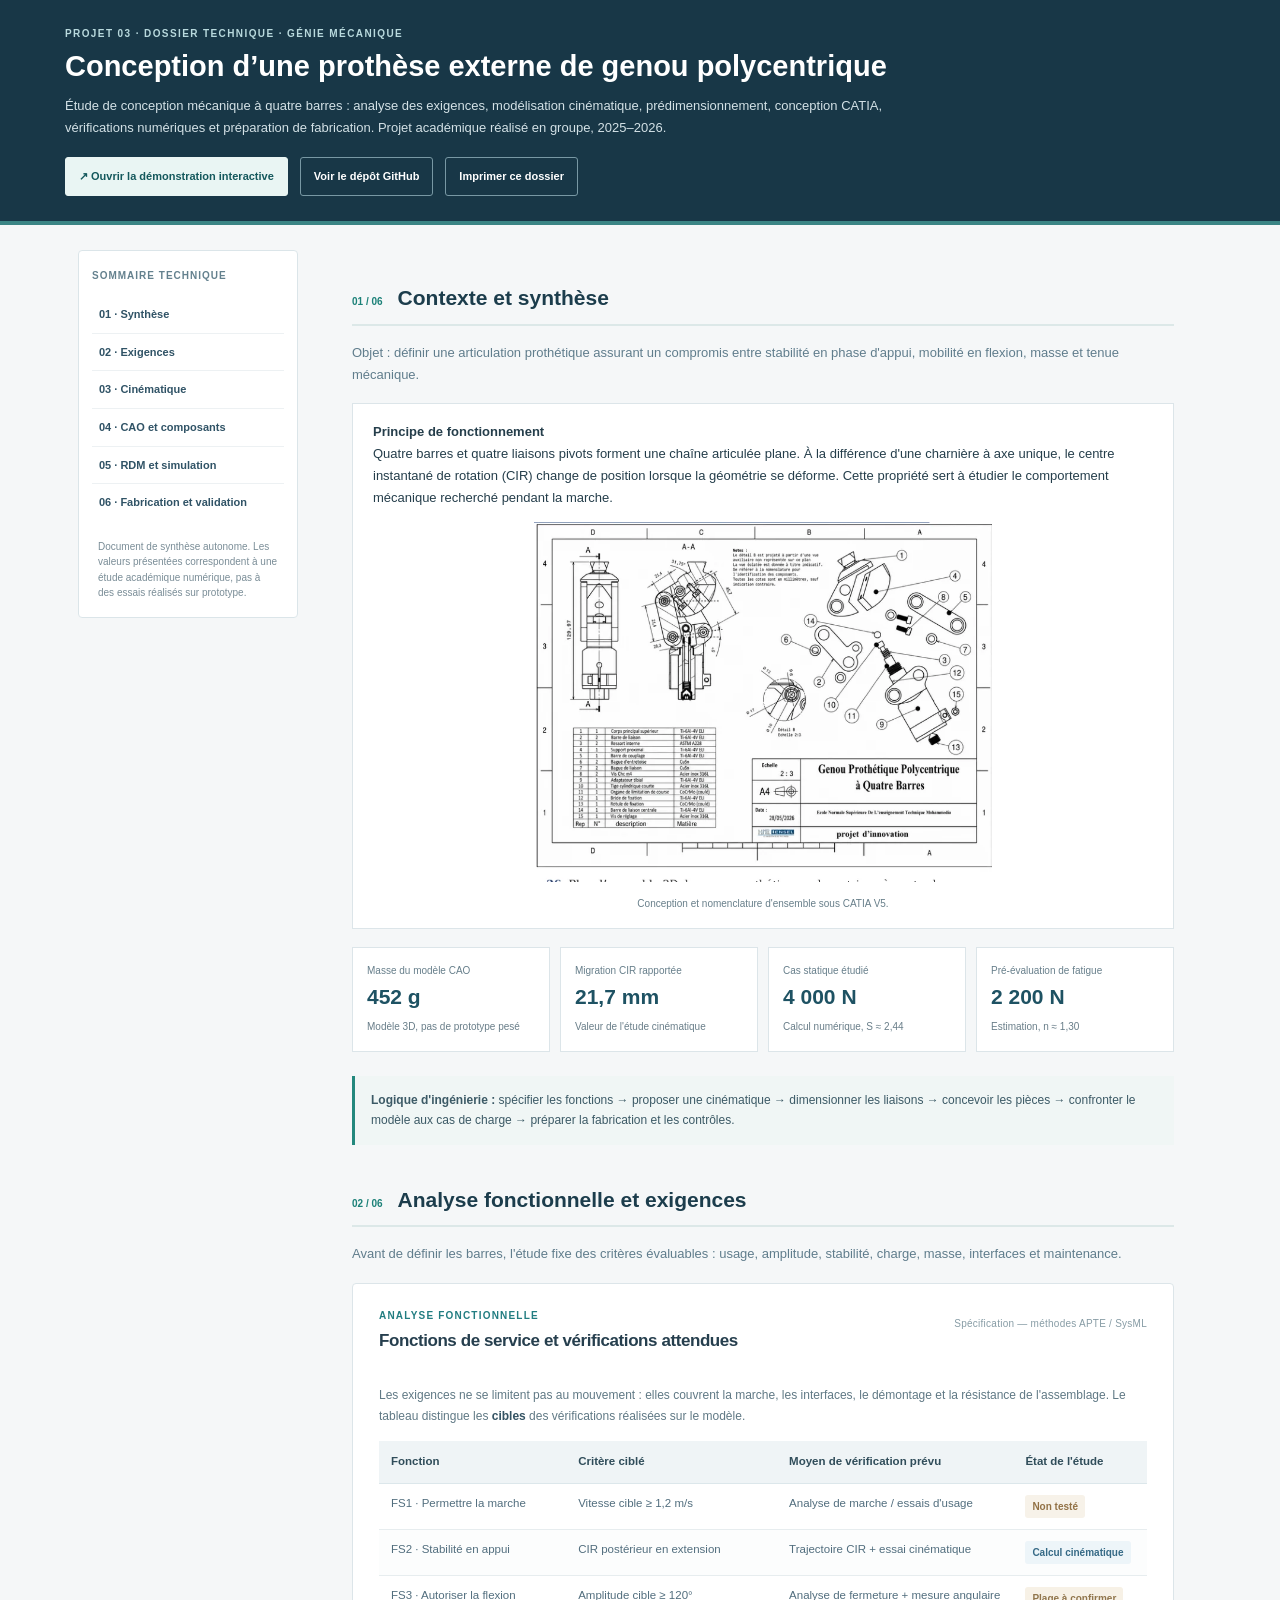
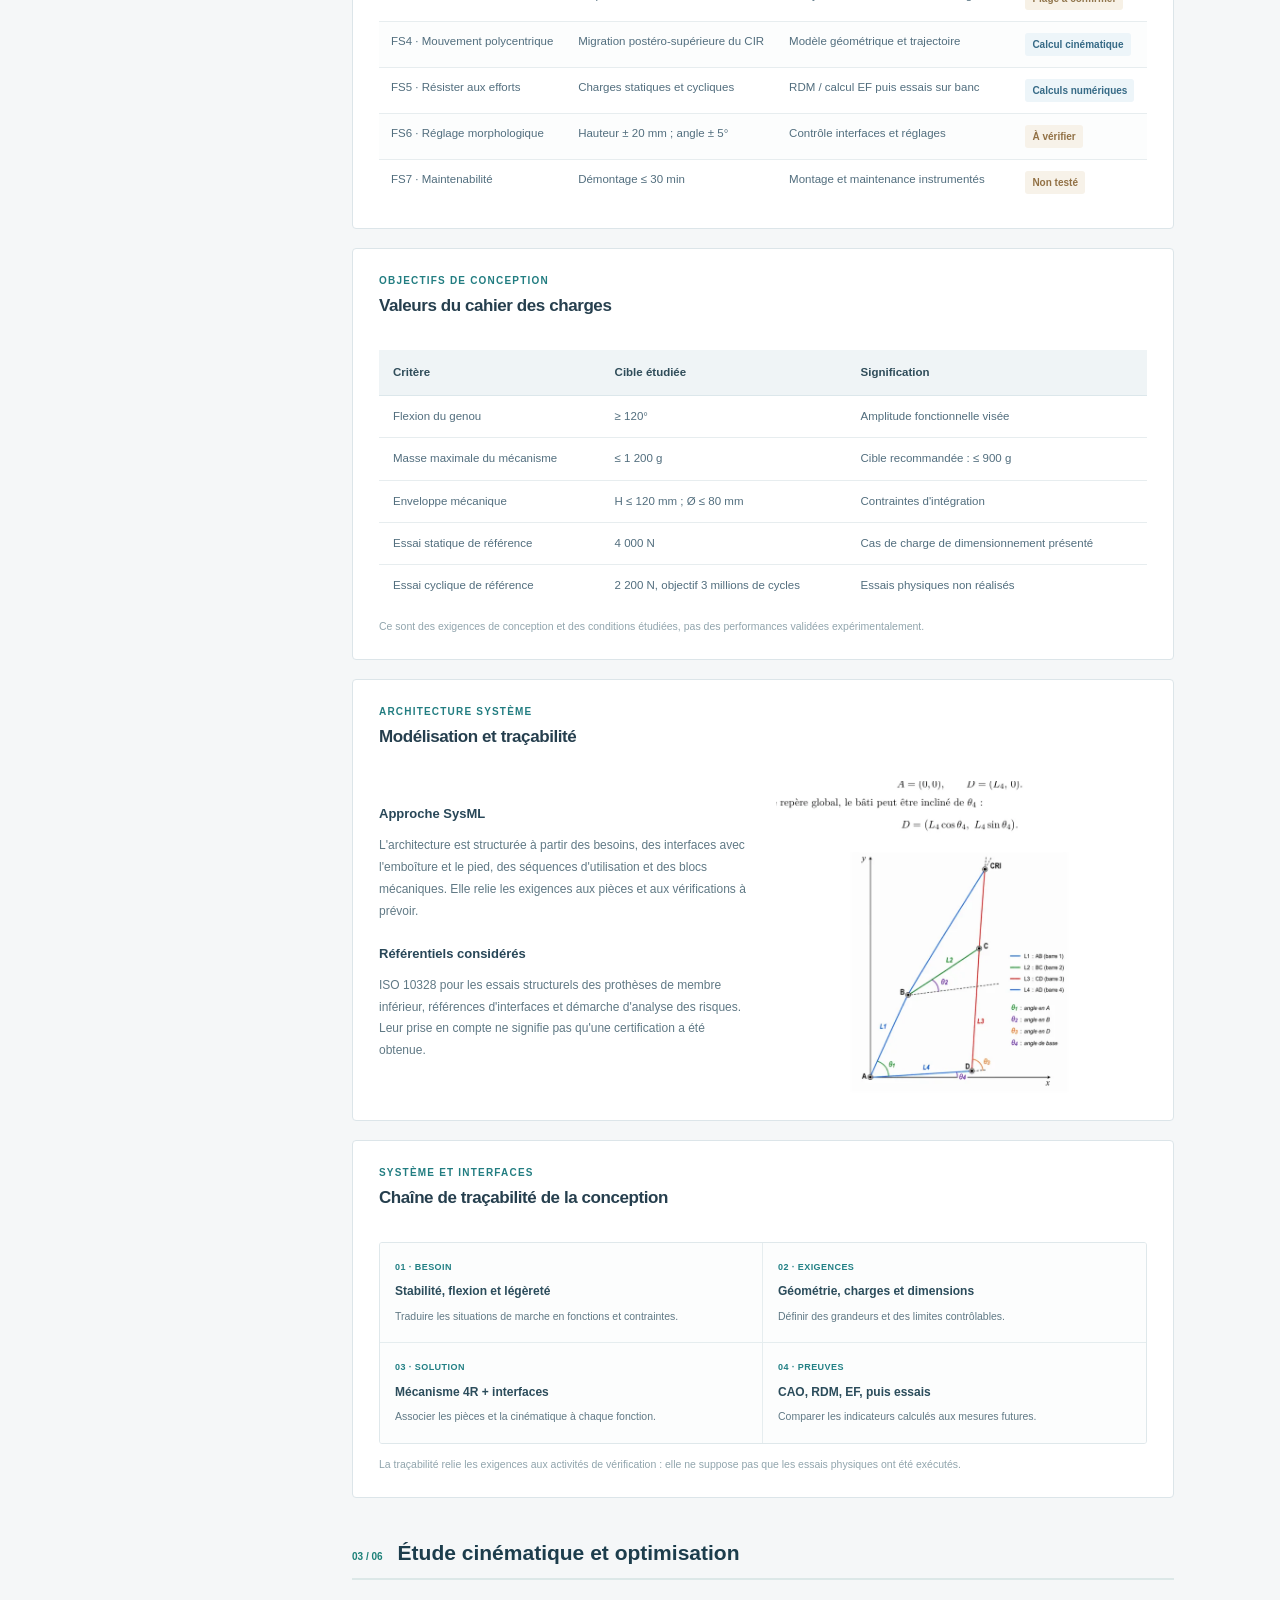
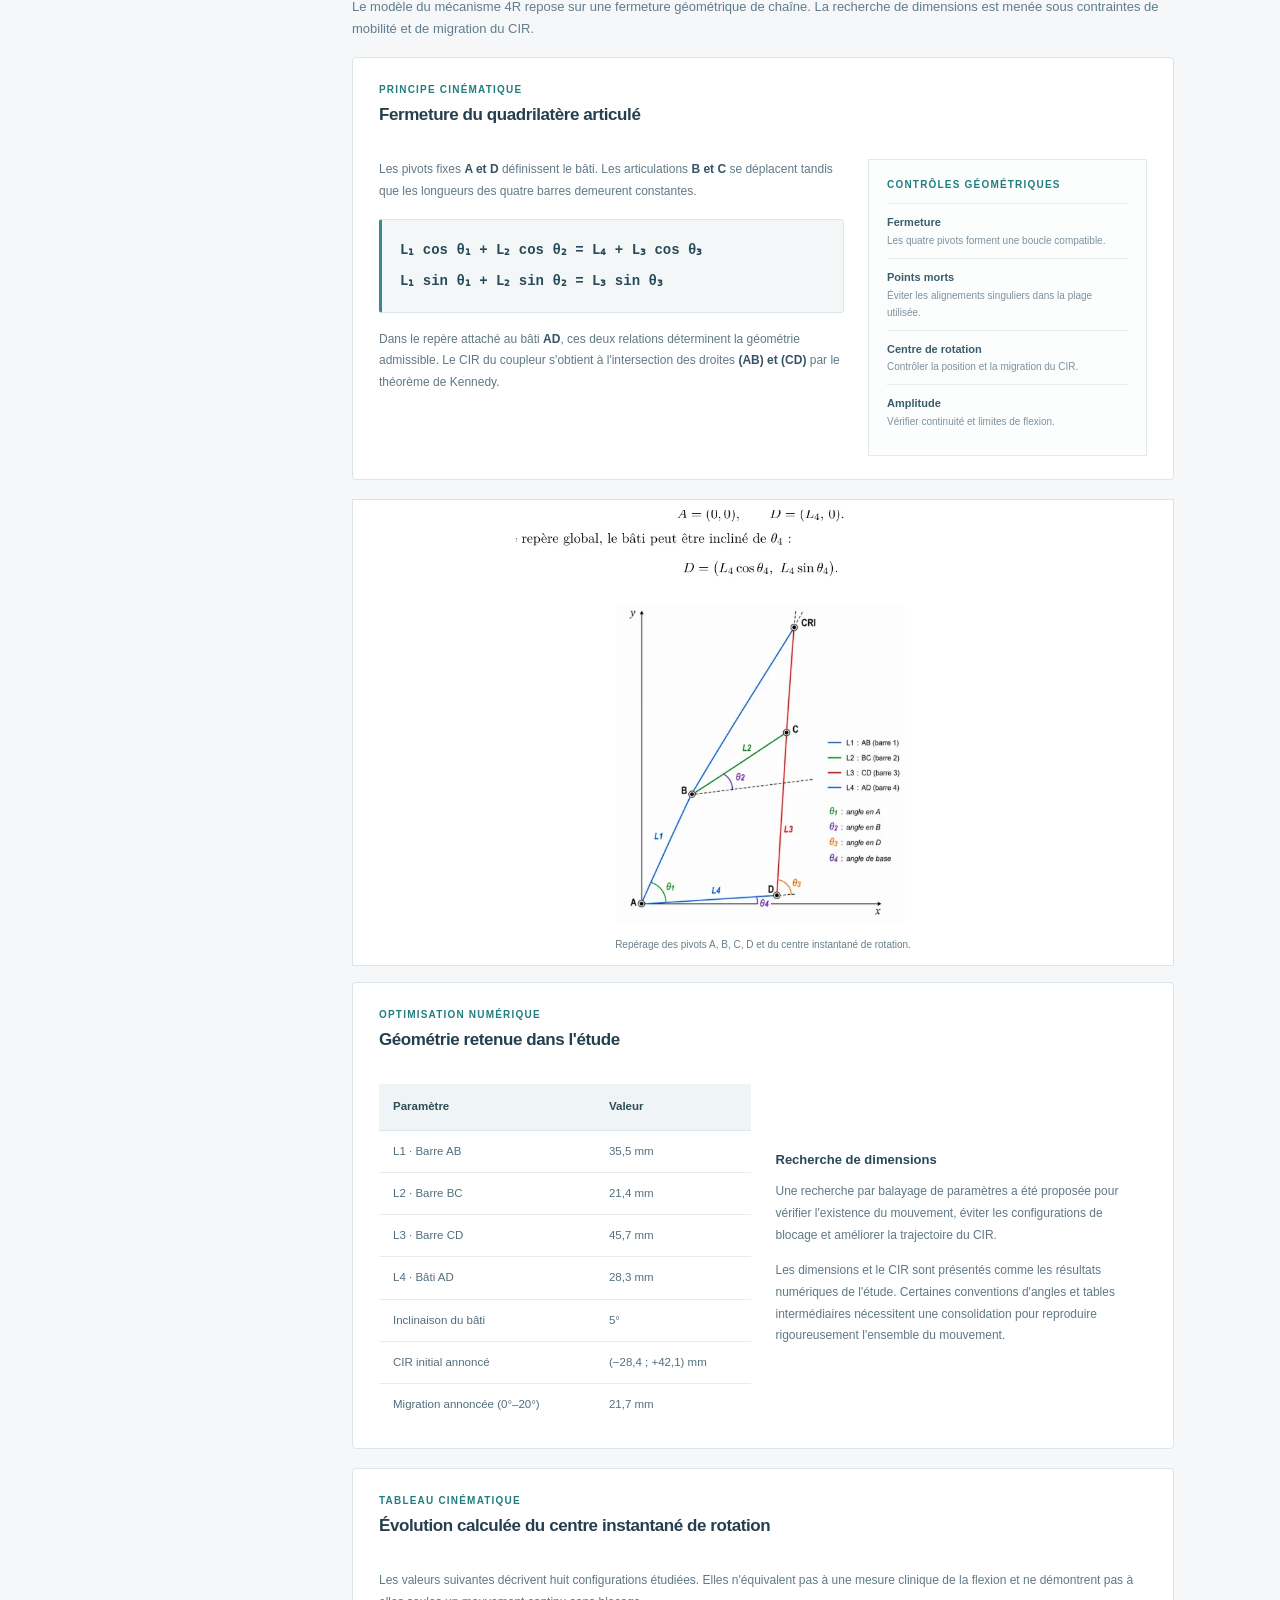
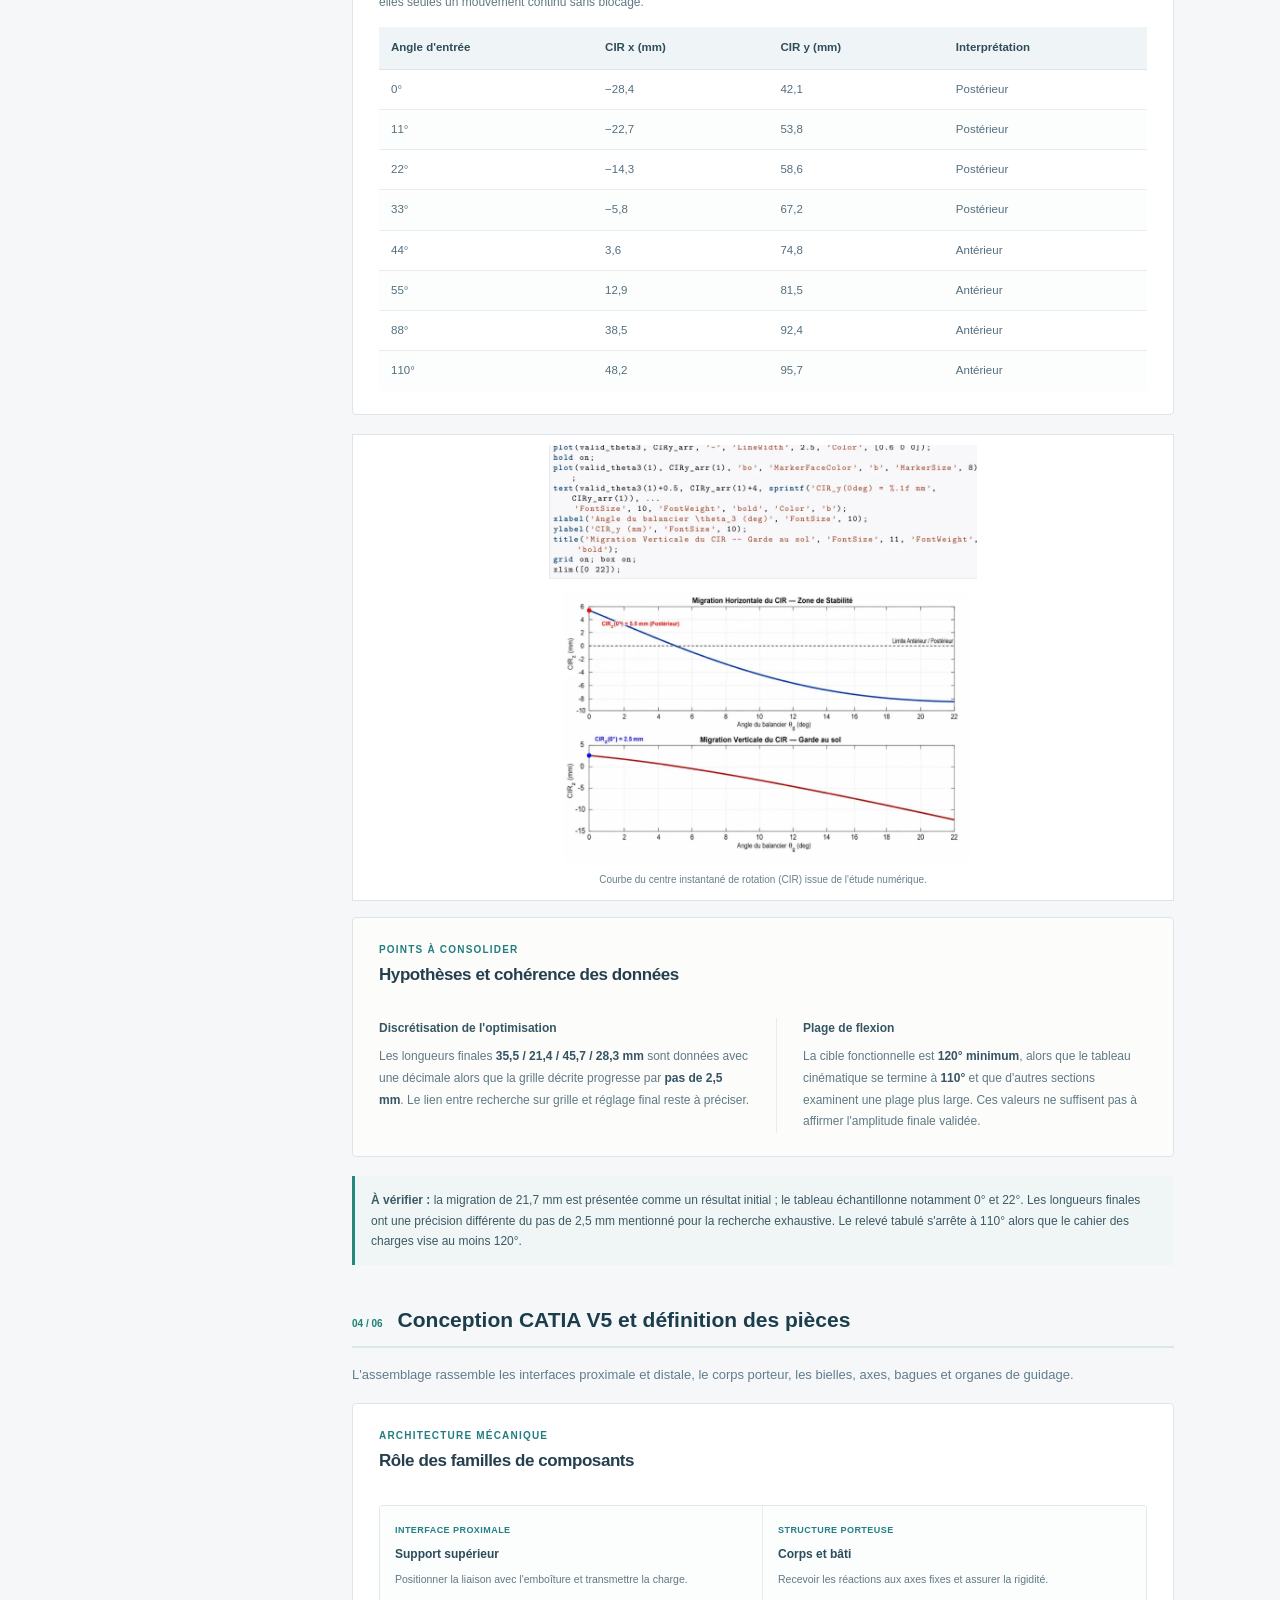
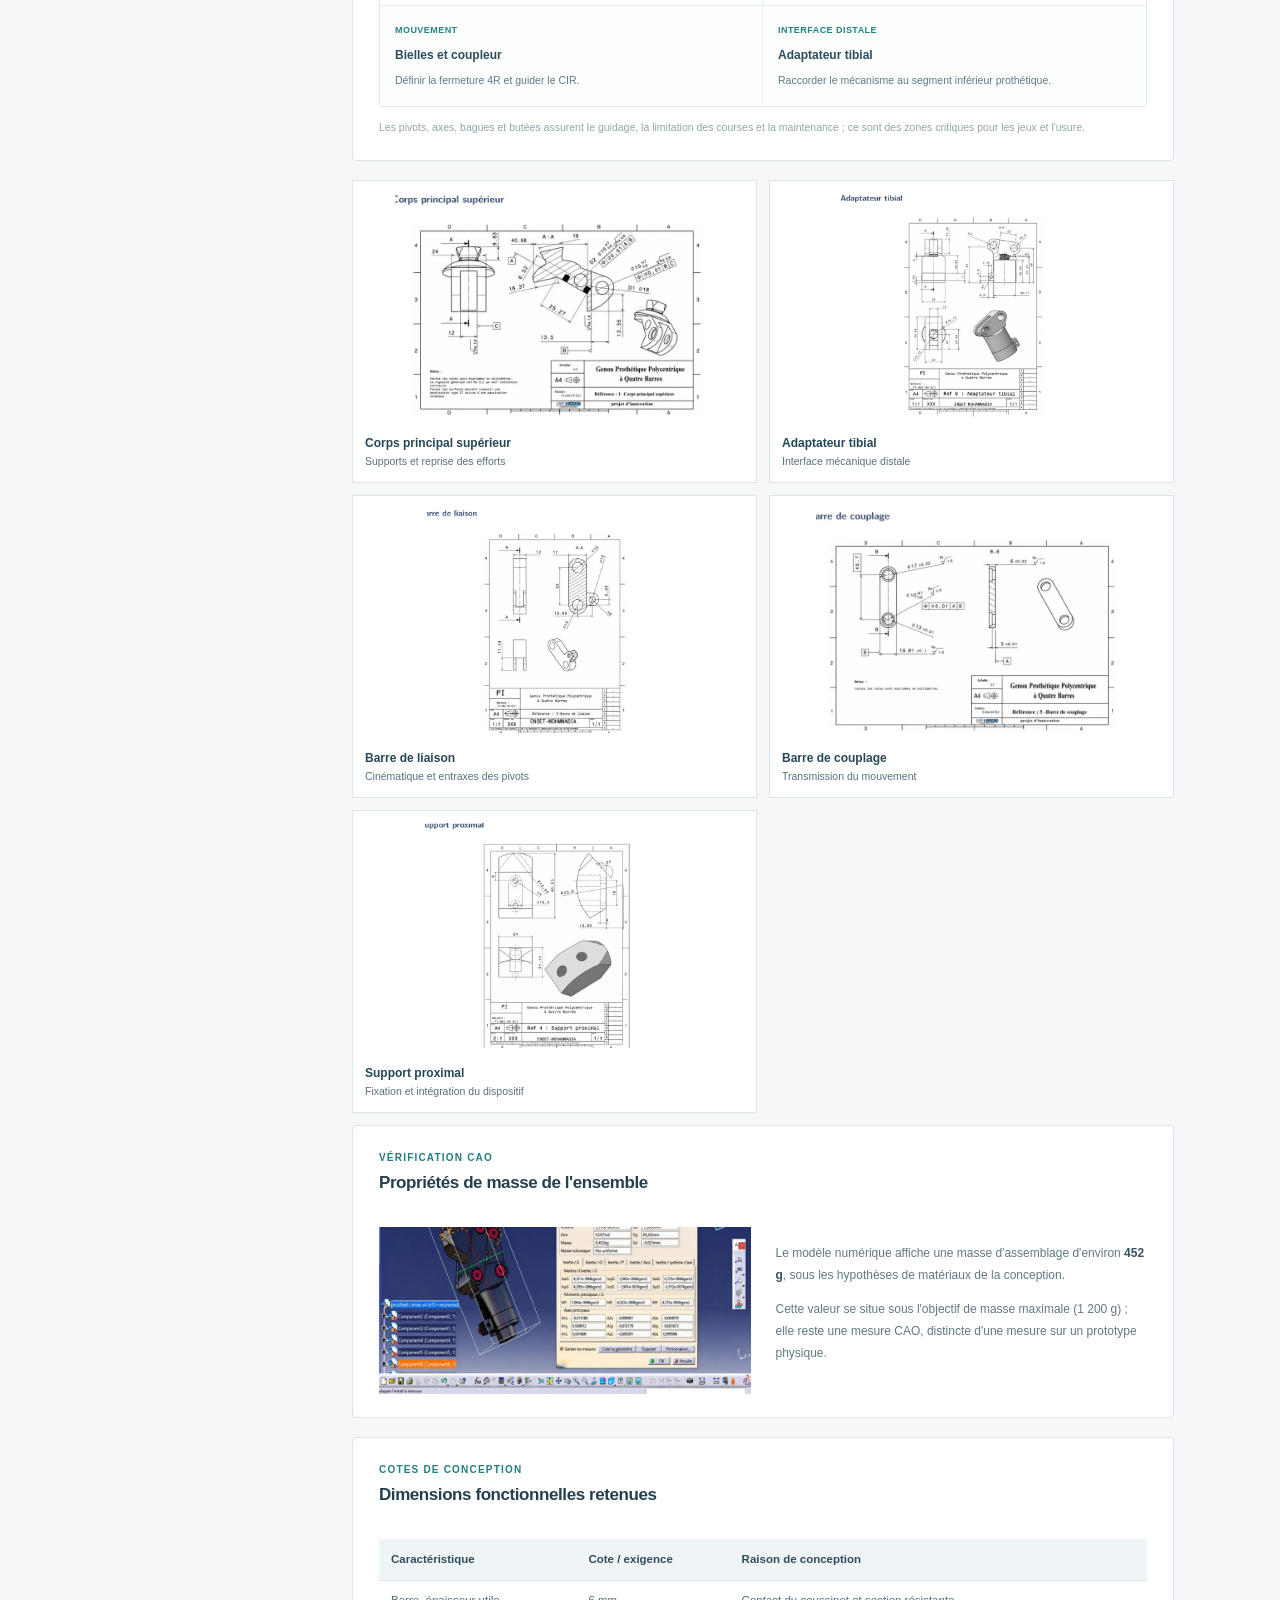
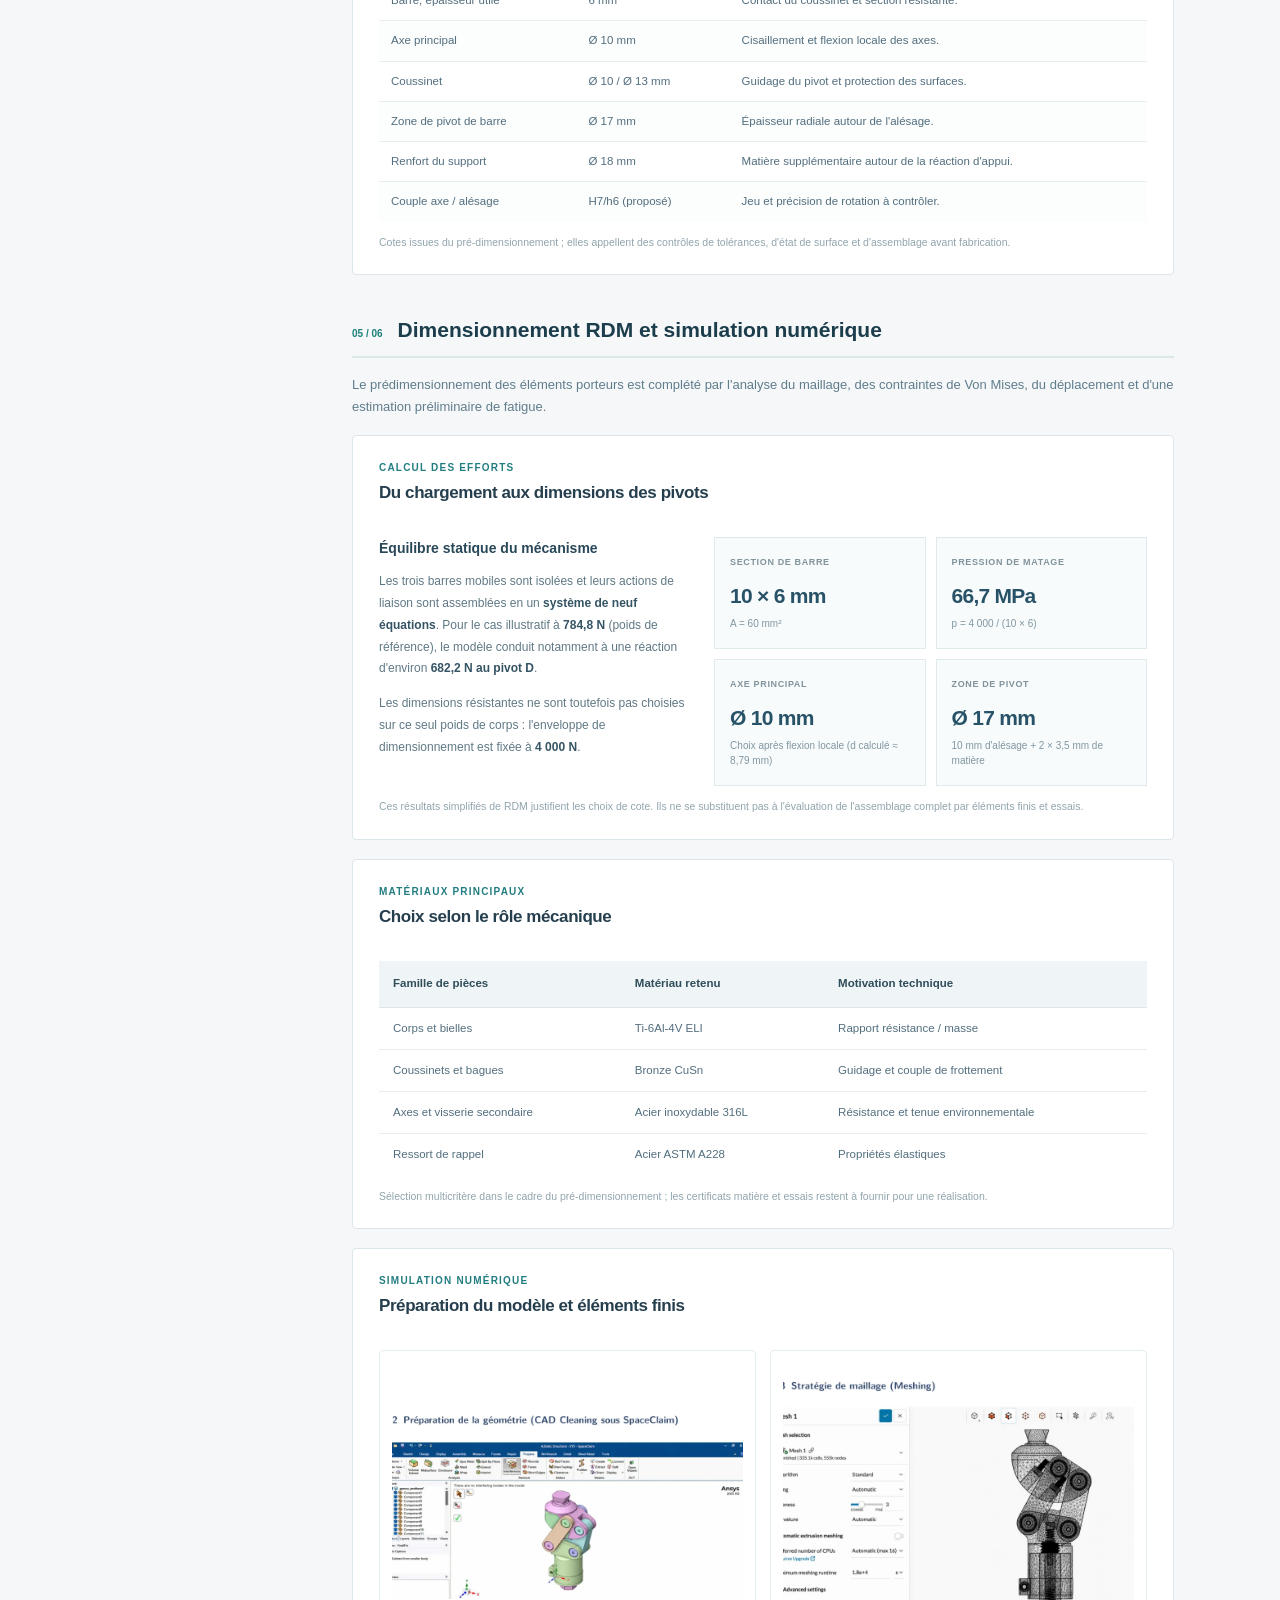
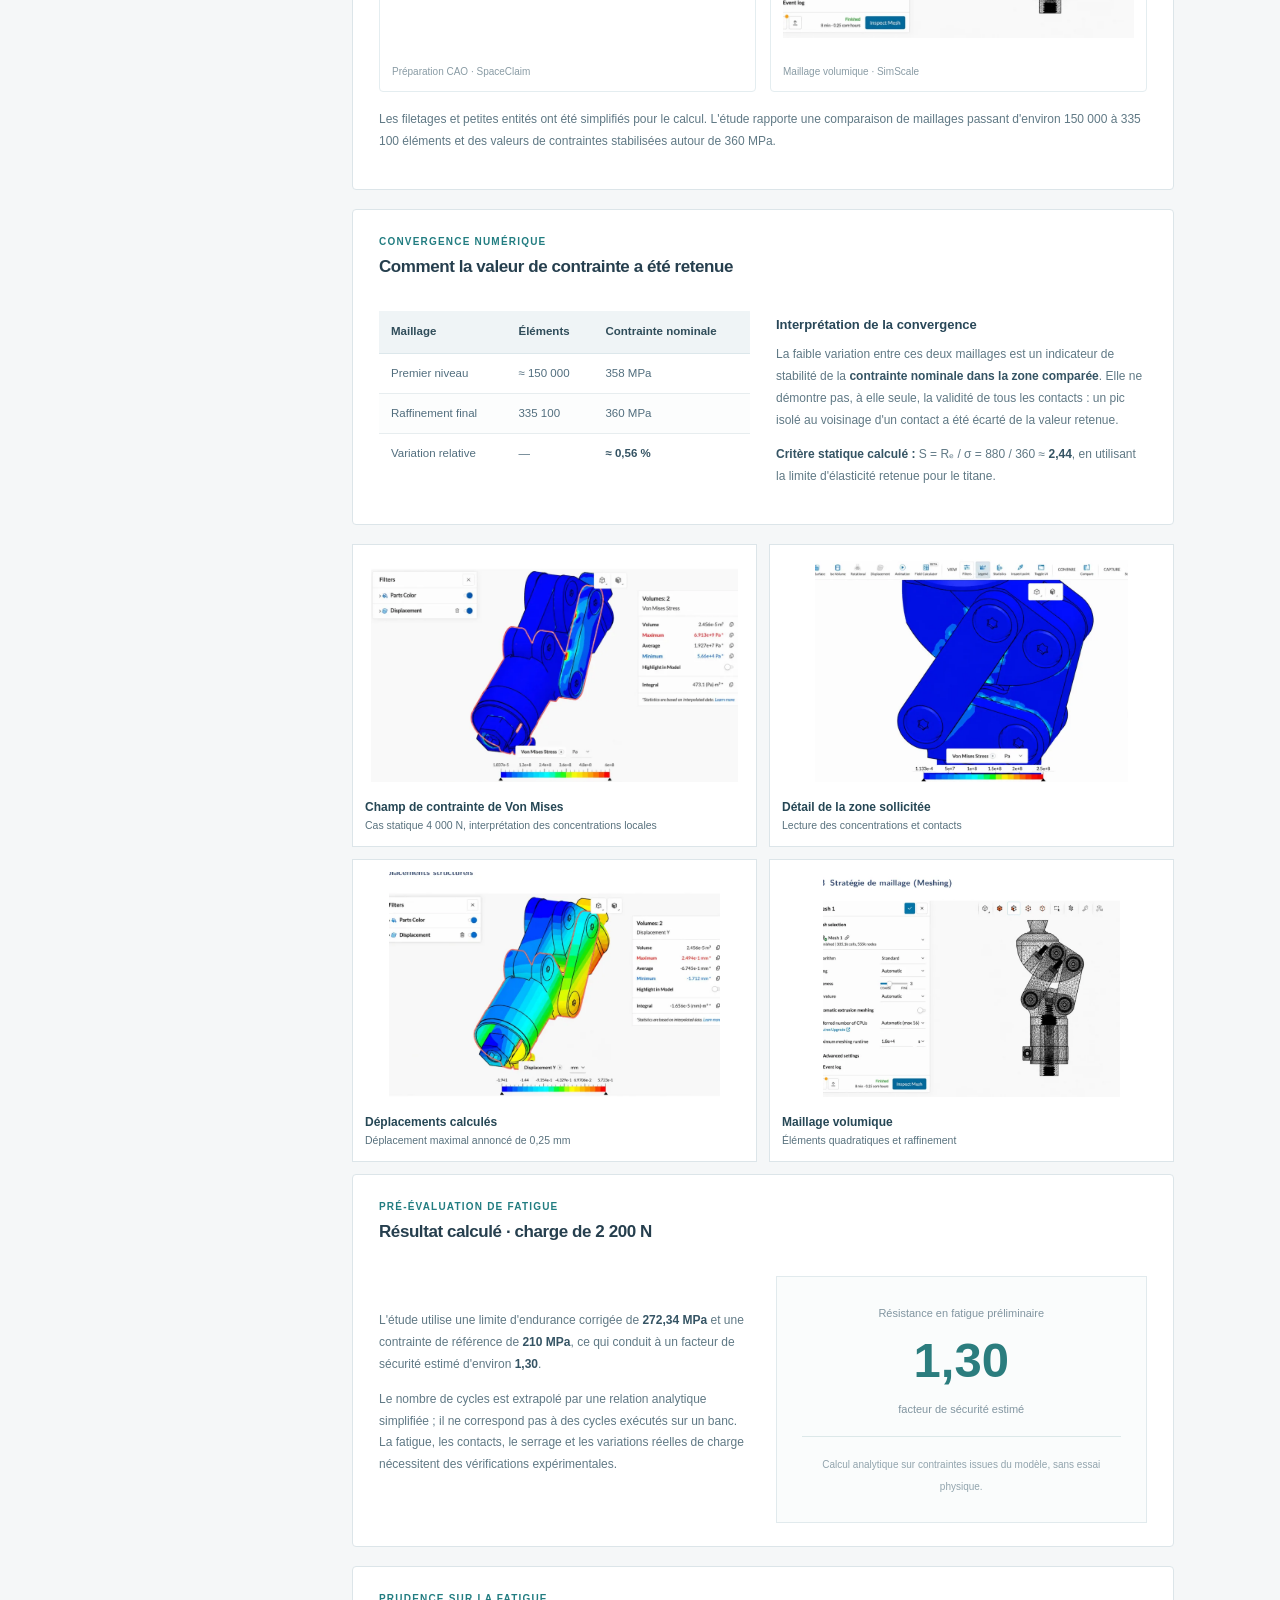
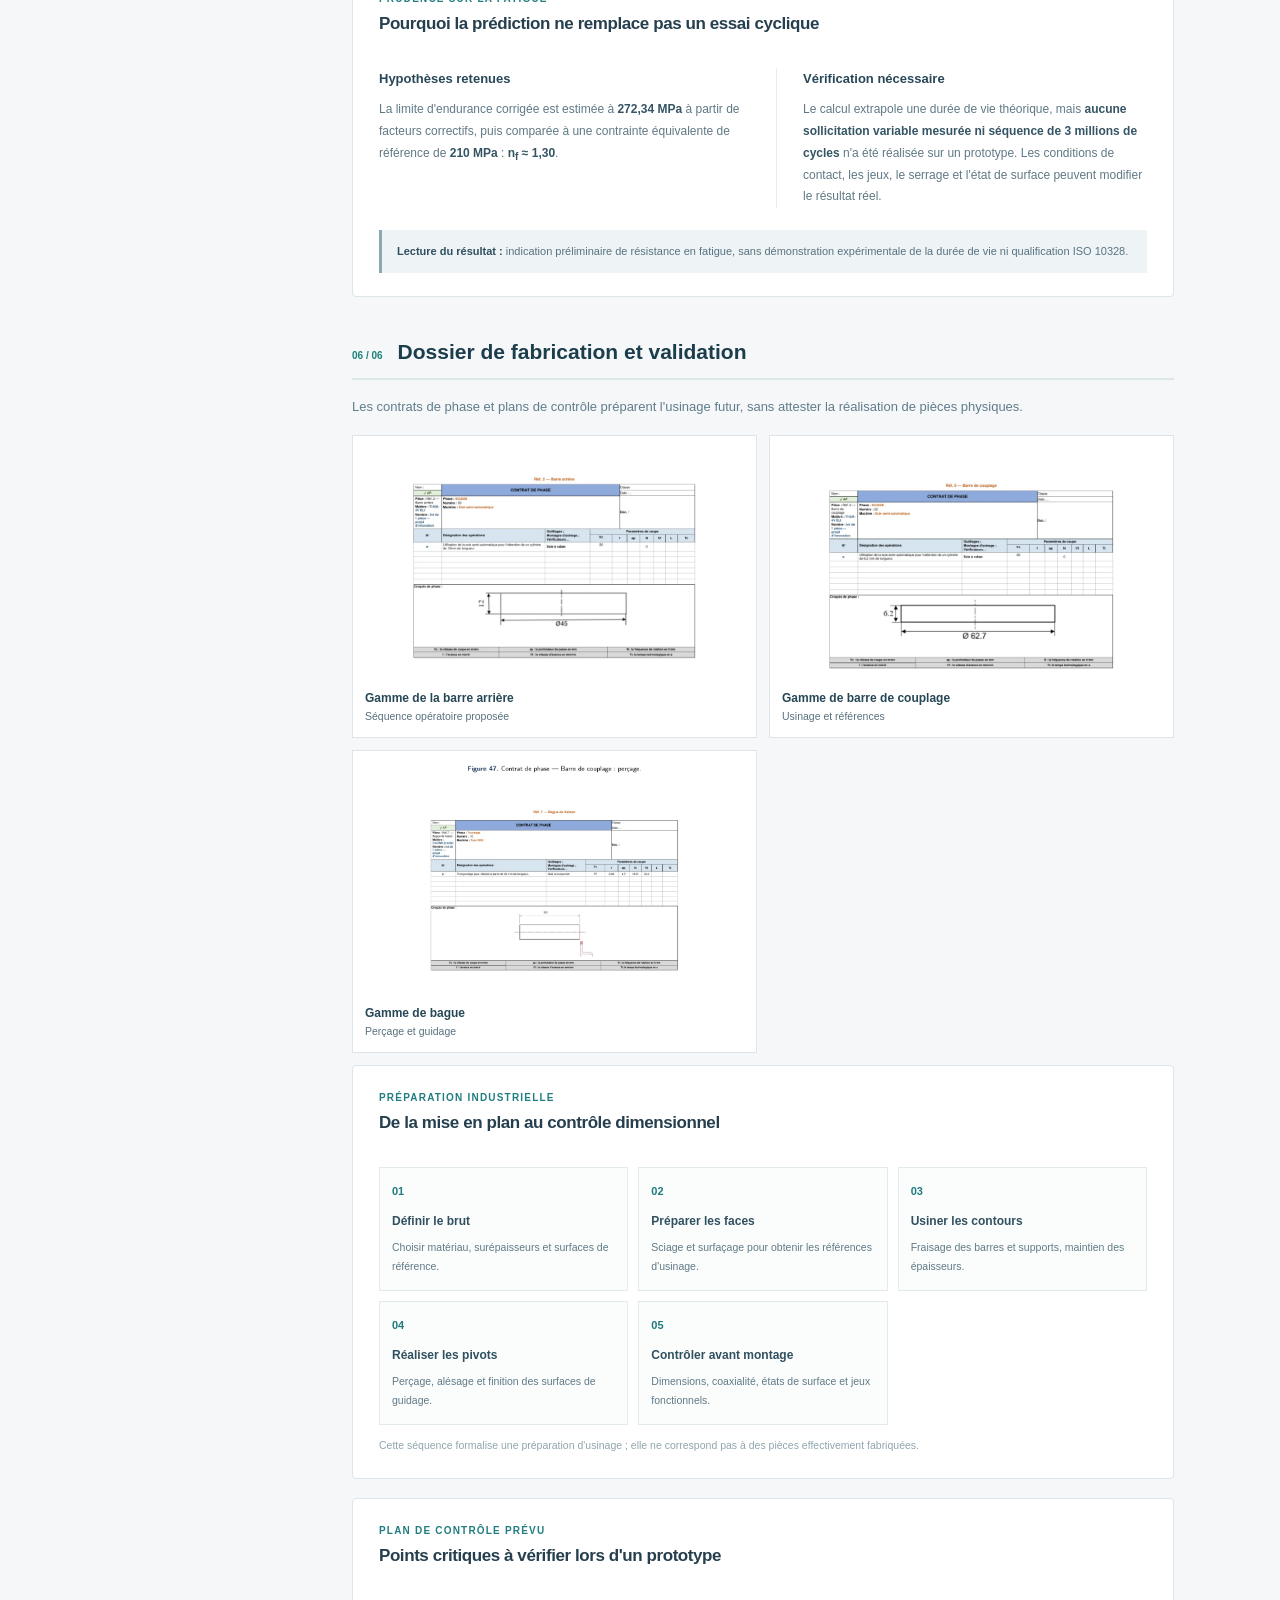
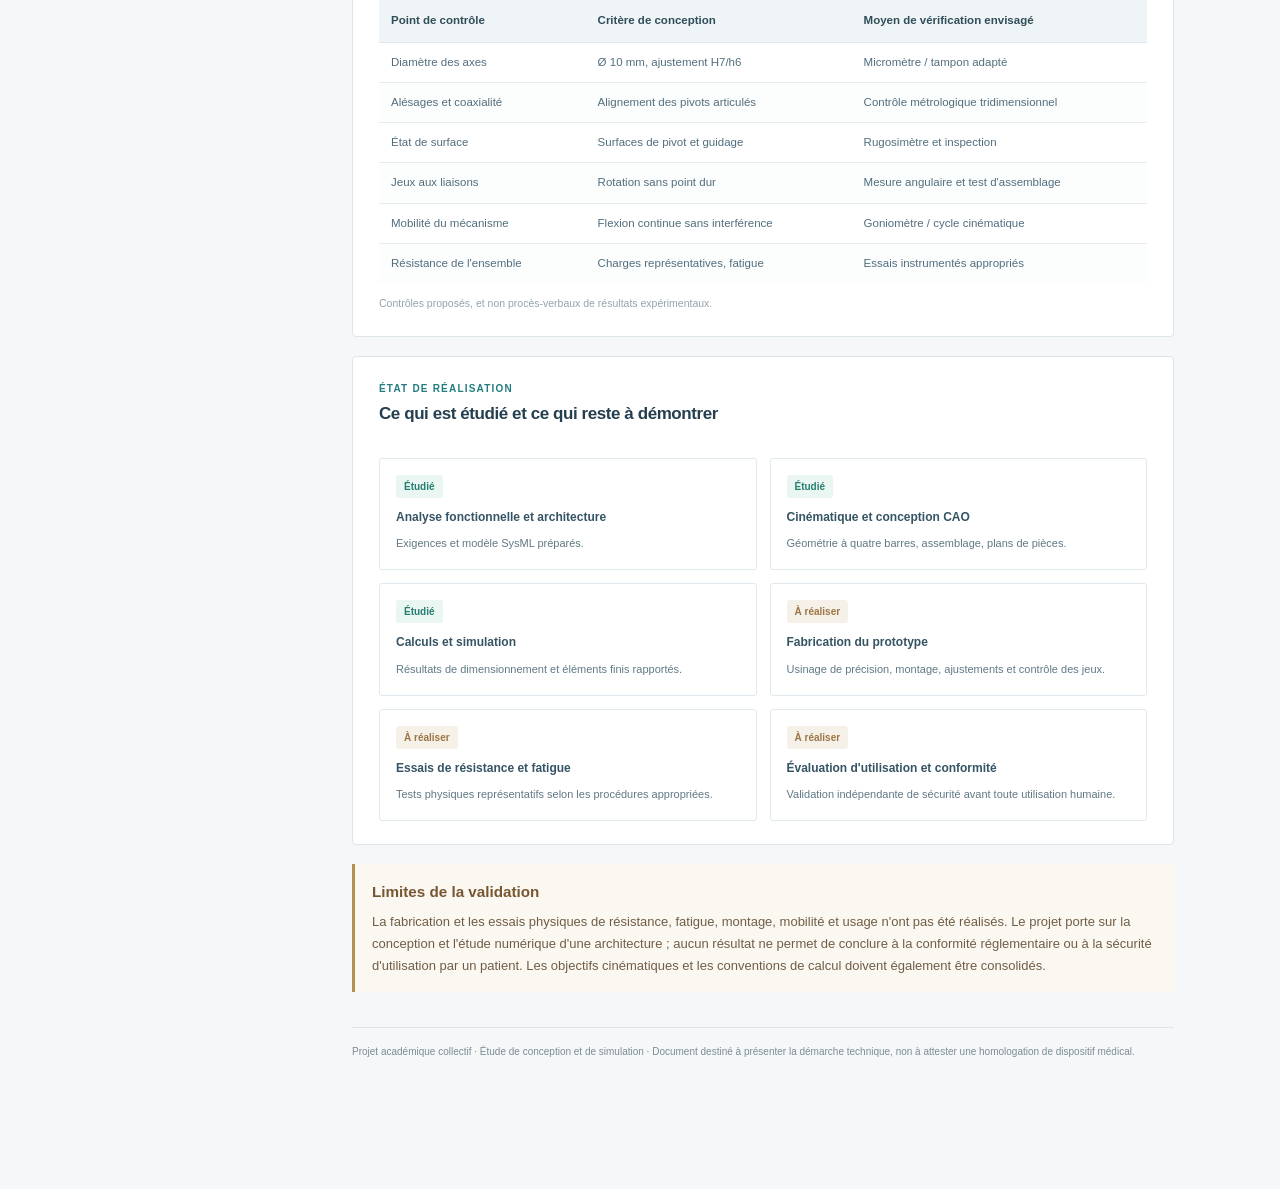
<file: dossier-technique.html>
<!doctype html>
<html lang="fr">
<head>
<meta charset="utf-8">
<meta name="viewport" content="width=device-width,initial-scale=1">
<meta name="description" content="Dossier technique indépendant : conception d'un genou prothétique polycentrique à quatre barres, exigences, équations, CATIA V5, RDM et éléments finis.">
<title>Dossier technique | Genou polycentrique — Elmokhtar Rayadi</title>
  <meta property="og:type" content="website">
  <meta property="og:title" content="Dossier technique | Genou polycentrique — Elmokhtar Rayadi">
  <meta property="og:description" content="Dossier technique indépendant : conception d'un genou prothétique polycentrique à quatre barres, exigences, équations, CATIA V5, RDM et éléments finis.">
  <meta property="og:url" content="https://elmokhtarrayadi.github.io/conception-genou-polycentrique/dossier-technique.html">
  <meta property="og:image" content="https://elmokhtarrayadi.github.io/conception-genou-polycentrique/assets/assemblage_plan_catia.webp">
  <meta name="twitter:card" content="summary_large_image">
<link rel="stylesheet" href="style.css">
<link rel="stylesheet" href="dossier-technique.css">
</head>
<body class="doc-body">
<header class="doc-header">
 <span class="eyebrow">PROJET 03 · DOSSIER TECHNIQUE · GÉNIE MÉCANIQUE</span>
 <h1>Conception d’une prothèse externe de genou polycentrique</h1>
 <p>Étude de conception mécanique à quatre barres : analyse des exigences, modélisation cinématique, prédimensionnement, conception CATIA, vérifications numériques et préparation de fabrication. Projet académique réalisé en groupe, 2025–2026.</p>
 <div class="doc-actions">
   <a class="primary" href="index.html">↗ Ouvrir la démonstration interactive</a>
   <a href="https://github.com/elmokhtarrayadi/conception-genou-polycentrique">Voir le dépôt GitHub</a>
   <a href="#" onclick="window.print();return false">Imprimer ce dossier</a>
 </div>
</header>
<div class="doc-wrap">
 <nav class="doc-nav" aria-label="Sommaire du dossier">
  <small>SOMMAIRE TECHNIQUE</small>
  <a href="#synthese">01 · Synthèse</a>
  <a href="#besoin">02 · Exigences</a>
  <a href="#cinematique">03 · Cinématique</a>
  <a href="#cao">04 · CAO et composants</a>
  <a href="#calcul">05 · RDM et simulation</a>
  <a href="#fabrication">06 · Fabrication et validation</a>
  <p class="doc-nav-hint">Document de synthèse autonome. Les valeurs présentées correspondent à une étude académique numérique, pas à des essais réalisés sur prototype.</p>
 </nav>
 <main class="doc-content">
 <section id="synthese"><div class="doc-section-heading"><b>01 / 06</b><h2>Contexte et synthèse</h2></div><p class="doc-intro">Objet : définir une articulation prothétique assurant un compromis entre stabilité en phase d'appui, mobilité en flexion, masse et tenue mécanique.</p>
  <div class="doc-cover">
  <strong>Principe de fonctionnement</strong>
  <p>Quatre barres et quatre liaisons pivots forment une chaîne articulée plane. À la différence d'une charnière à axe unique, le centre instantané de rotation (CIR) change de position lorsque la géométrie se déforme. Cette propriété sert à étudier le comportement mécanique recherché pendant la marche.</p>
  <figure><img src="assets/assemblage_plan_catia.webp" alt="Assemblage et vue éclatée CATIA V5" loading="eager"><figcaption>Conception et nomenclature d'ensemble sous CATIA V5.</figcaption></figure>
  </div>
  <div class="doc-summary"><div><small>Masse du modèle CAO</small><strong>452 g</strong><span>Modèle 3D, pas de prototype pesé</span></div><div><small>Migration CIR rapportée</small><strong>21,7 mm</strong><span>Valeur de l'étude cinématique</span></div><div><small>Cas statique étudié</small><strong>4 000 N</strong><span>Calcul numérique, S ≈ 2,44</span></div><div><small>Pré-évaluation de fatigue</small><strong>2 200 N</strong><span>Estimation, n ≈ 1,30</span></div></div>
  <div class="doc-technical-note"><strong>Logique d'ingénierie :</strong> spécifier les fonctions → proposer une cinématique → dimensionner les liaisons → concevoir les pièces → confronter le modèle aux cas de charge → préparer la fabrication et les contrôles.</div>
 </section>
 <section id="besoin"><div class="doc-section-heading"><b>02 / 06</b><h2>Analyse fonctionnelle et exigences</h2></div><p class="doc-intro">Avant de définir les barres, l'étude fixe des critères évaluables : usage, amplitude, stabilité, charge, masse, interfaces et maintenance.</p>
   <article class="paper"><div class="paper-head"><div><span class="eyebrow">ANALYSE FONCTIONNELLE</span><h2>Fonctions de service et vérifications attendues</h2></div><span class="small-ref">Spécification — méthodes APTE / SysML</span></div>
  <p>Les exigences ne se limitent pas au mouvement : elles couvrent la marche, les interfaces, le démontage et la résistance de l'assemblage. Le tableau distingue les <strong>cibles</strong> des vérifications réalisées sur le modèle.</p>
  <div class="table-wrap"><table class="dense-table"><thead><tr><th>Fonction</th><th>Critère ciblé</th><th>Moyen de vérification prévu</th><th>État de l'étude</th></tr></thead><tbody>
  <tr><td>FS1 · Permettre la marche</td><td>Vitesse cible ≥ 1,2 m/s</td><td>Analyse de marche / essais d'usage</td><td><span class="table-state future">Non testé</span></td></tr>
  <tr><td>FS2 · Stabilité en appui</td><td>CIR postérieur en extension</td><td>Trajectoire CIR + essai cinématique</td><td><span class="table-state numeric">Calcul cinématique</span></td></tr>
  <tr><td>FS3 · Autoriser la flexion</td><td>Amplitude cible ≥ 120°</td><td>Analyse de fermeture + mesure angulaire</td><td><span class="table-state review">Plage à confirmer</span></td></tr>
  <tr><td>FS4 · Mouvement polycentrique</td><td>Migration postéro-supérieure du CIR</td><td>Modèle géométrique et trajectoire</td><td><span class="table-state numeric">Calcul cinématique</span></td></tr>
  <tr><td>FS5 · Résister aux efforts</td><td>Charges statiques et cycliques</td><td>RDM / calcul EF puis essais sur banc</td><td><span class="table-state numeric">Calculs numériques</span></td></tr>
  <tr><td>FS6 · Réglage morphologique</td><td>Hauteur ± 20 mm ; angle ± 5°</td><td>Contrôle interfaces et réglages</td><td><span class="table-state future">À vérifier</span></td></tr>
  <tr><td>FS7 · Maintenabilité</td><td>Démontage ≤ 30 min</td><td>Montage et maintenance instrumentés</td><td><span class="table-state future">Non testé</span></td></tr>
  </tbody></table></div>
  </article>
   <div class="paper"><div class="paper-head"><div><span class="eyebrow">OBJECTIFS DE CONCEPTION</span><h2>Valeurs du cahier des charges</h2></div></div>
  <div class="table-wrap"><table><thead><tr><th>Critère</th><th>Cible étudiée</th><th>Signification</th></tr></thead><tbody>
  <tr><td>Flexion du genou</td><td>≥ 120°</td><td>Amplitude fonctionnelle visée</td></tr>
  <tr><td>Masse maximale du mécanisme</td><td>≤ 1 200 g</td><td>Cible recommandée : ≤ 900 g</td></tr>
  <tr><td>Enveloppe mécanique</td><td>H ≤ 120 mm ; Ø ≤ 80 mm</td><td>Contraintes d'intégration</td></tr>
  <tr><td>Essai statique de référence</td><td>4 000 N</td><td>Cas de charge de dimensionnement présenté</td></tr>
  <tr><td>Essai cyclique de référence</td><td>2 200 N, objectif 3 millions de cycles</td><td>Essais physiques non réalisés</td></tr>
  </tbody></table></div><p class="footnote">Ce sont des exigences de conception et des conditions étudiées, pas des performances validées expérimentalement.</p></div>
   <div class="paper"><div class="paper-head"><div><span class="eyebrow">ARCHITECTURE SYSTÈME</span><h2>Modélisation et traçabilité</h2></div></div><div class="double"><div><h3>Approche SysML</h3><p>L'architecture est structurée à partir des besoins, des interfaces avec l'emboîture et le pied, des séquences d'utilisation et des blocs mécaniques. Elle relie les exigences aux pièces et aux vérifications à prévoir.</p><h3>Référentiels considérés</h3><p>ISO 10328 pour les essais structurels des prothèses de membre inférieur, références d'interfaces et démarche d'analyse des risques. Leur prise en compte ne signifie pas qu'une certification a été obtenue.</p></div><img src="assets/schema_quatre_barres.webp" alt="Schéma cinématique : points d'articulation A, B, C, D et centre instantané de rotation"></div></div>
   <article class="paper"><div class="paper-head"><div><span class="eyebrow">SYSTÈME ET INTERFACES</span><h2>Chaîne de traçabilité de la conception</h2></div></div>
    <div class="trace-flow"><div><small>01 · BESOIN</small><strong>Stabilité, flexion et légèreté</strong><p>Traduire les situations de marche en fonctions et contraintes.</p></div><div><small>02 · EXIGENCES</small><strong>Géométrie, charges et dimensions</strong><p>Définir des grandeurs et des limites contrôlables.</p></div><div><small>03 · SOLUTION</small><strong>Mécanisme 4R + interfaces</strong><p>Associer les pièces et la cinématique à chaque fonction.</p></div><div><small>04 · PREUVES</small><strong>CAO, RDM, EF, puis essais</strong><p>Comparer les indicateurs calculés aux mesures futures.</p></div></div>
    <p class="footnote">La traçabilité relie les exigences aux activités de vérification : elle ne suppose pas que les essais physiques ont été exécutés.</p>
  </article>
 </section>
 <section id="cinematique"><div class="doc-section-heading"><b>03 / 06</b><h2>Étude cinématique et optimisation</h2></div><p class="doc-intro">Le modèle du mécanisme 4R repose sur une fermeture géométrique de chaîne. La recherche de dimensions est menée sous contraintes de mobilité et de migration du CIR.</p>
   <article class="paper"><div class="paper-head"><div><span class="eyebrow">PRINCIPE CINÉMATIQUE</span><h2>Fermeture du quadrilatère articulé</h2></div></div>
    <div class="equation-layout"><div><p>Les pivots fixes <strong>A et D</strong> définissent le bâti. Les articulations <strong>B et C</strong> se déplacent tandis que les longueurs des quatre barres demeurent constantes.</p><div class="formula" aria-label="Relations de fermeture cinématique">L₁ cos θ₁ + L₂ cos θ₂ = L₄ + L₃ cos θ₃<br>L₁ sin θ₁ + L₂ sin θ₂ = L₃ sin θ₃</div><p>Dans le repère attaché au bâti <strong>AD</strong>, ces deux relations déterminent la géométrie admissible. Le CIR du coupleur s'obtient à l'intersection des droites <strong>(AB) et (CD)</strong> par le théorème de Kennedy.</p></div><div class="principle-panel"><span class="eyebrow">CONTRÔLES GÉOMÉTRIQUES</span><div><b>Fermeture</b><span>Les quatre pivots forment une boucle compatible.</span></div><div><b>Points morts</b><span>Éviter les alignements singuliers dans la plage utilisée.</span></div><div><b>Centre de rotation</b><span>Contrôler la position et la migration du CIR.</span></div><div><b>Amplitude</b><span>Vérifier continuité et limites de flexion.</span></div></div></div>
  </article>
   <figure class="doc-figure"><img src="assets/schema_quatre_barres.webp" alt="Repérage des pivots A, B, C, D et du centre instantané de rotation." loading="lazy"><figcaption>Repérage des pivots A, B, C, D et du centre instantané de rotation.</figcaption></figure>
   <div class="paper"><div class="paper-head"><div><span class="eyebrow">OPTIMISATION NUMÉRIQUE</span><h2>Géométrie retenue dans l'étude</h2></div></div><div class="double"><div class="table-wrap"><table><thead><tr><th>Paramètre</th><th>Valeur</th></tr></thead><tbody><tr><td>L1 · Barre AB</td><td>35,5 mm</td></tr><tr><td>L2 · Barre BC</td><td>21,4 mm</td></tr><tr><td>L3 · Barre CD</td><td>45,7 mm</td></tr><tr><td>L4 · Bâti AD</td><td>28,3 mm</td></tr><tr><td>Inclinaison du bâti</td><td>5°</td></tr><tr><td>CIR initial annoncé</td><td>(−28,4 ; +42,1) mm</td></tr><tr><td>Migration annoncée (0°–20°)</td><td>21,7 mm</td></tr></tbody></table></div><div><h3>Recherche de dimensions</h3><p>Une recherche par balayage de paramètres a été proposée pour vérifier l'existence du mouvement, éviter les configurations de blocage et améliorer la trajectoire du CIR.</p><p>Les dimensions et le CIR sont présentés comme les résultats numériques de l'étude. Certaines conventions d'angles et tables intermédiaires nécessitent une consolidation pour reproduire rigoureusement l'ensemble du mouvement.</p></div></div></div>
   <article class="paper"><div class="paper-head"><div><span class="eyebrow">TABLEAU CINÉMATIQUE</span><h2>Évolution calculée du centre instantané de rotation</h2></div></div><p>Les valeurs suivantes décrivent huit configurations étudiées. Elles n'équivalent pas à une mesure clinique de la flexion et ne démontrent pas à elles seules un mouvement continu sans blocage.</p><div class="table-wrap"><table class="dense-table" id="cirDataTable"><thead><tr><th>Angle d'entrée</th><th>CIR x (mm)</th><th>CIR y (mm)</th><th>Interprétation</th></tr></thead><tbody>
   <tr data-cir-row="0"><td>0°</td><td>−28,4</td><td>42,1</td><td>Postérieur</td></tr><tr data-cir-row="1"><td>11°</td><td>−22,7</td><td>53,8</td><td>Postérieur</td></tr><tr data-cir-row="2"><td>22°</td><td>−14,3</td><td>58,6</td><td>Postérieur</td></tr><tr data-cir-row="3"><td>33°</td><td>−5,8</td><td>67,2</td><td>Postérieur</td></tr><tr data-cir-row="4"><td>44°</td><td>3,6</td><td>74,8</td><td>Antérieur</td></tr><tr data-cir-row="5"><td>55°</td><td>12,9</td><td>81,5</td><td>Antérieur</td></tr><tr data-cir-row="6"><td>88°</td><td>38,5</td><td>92,4</td><td>Antérieur</td></tr><tr data-cir-row="7"><td>110°</td><td>48,2</td><td>95,7</td><td>Antérieur</td></tr>
   </tbody></table></div></article>
   <figure class="doc-figure"><img src="assets/migration_cir.webp" alt="Courbe du centre instantané de rotation (CIR) issue de l'étude numérique." loading="lazy"><figcaption>Courbe du centre instantané de rotation (CIR) issue de l'étude numérique.</figcaption></figure>
   <article class="paper discrepancy"><div class="paper-head"><div><span class="eyebrow">POINTS À CONSOLIDER</span><h2>Hypothèses et cohérence des données</h2></div></div>
   <div class="audit-columns"><div><b>Discrétisation de l'optimisation</b><p>Les longueurs finales <strong>35,5 / 21,4 / 45,7 / 28,3 mm</strong> sont données avec une décimale alors que la grille décrite progresse par <strong>pas de 2,5 mm</strong>. Le lien entre recherche sur grille et réglage final reste à préciser.</p></div><div><b>Plage de flexion</b><p>La cible fonctionnelle est <strong>120° minimum</strong>, alors que le tableau cinématique se termine à <strong>110°</strong> et que d'autres sections examinent une plage plus large. Ces valeurs ne suffisent pas à affirmer l'amplitude finale validée.</p></div></div>
  </article>
   <div class="doc-technical-note"><strong>À vérifier :</strong> la migration de 21,7 mm est présentée comme un résultat initial ; le tableau échantillonne notamment 0° et 22°. Les longueurs finales ont une précision différente du pas de 2,5 mm mentionné pour la recherche exhaustive. Le relevé tabulé s'arrête à 110° alors que le cahier des charges vise au moins 120°.</div>
 </section>
 <section id="cao"><div class="doc-section-heading"><b>04 / 06</b><h2>Conception CATIA V5 et définition des pièces</h2></div><p class="doc-intro">L'assemblage rassemble les interfaces proximale et distale, le corps porteur, les bielles, axes, bagues et organes de guidage.</p>
   <article class="paper"><div class="paper-head"><div><span class="eyebrow">ARCHITECTURE MÉCANIQUE</span><h2>Rôle des familles de composants</h2></div></div>
    <div class="assembly-chain"><div><small>INTERFACE PROXIMALE</small><strong>Support supérieur</strong><p>Positionner la liaison avec l'emboîture et transmettre la charge.</p></div><div><small>STRUCTURE PORTEUSE</small><strong>Corps et bâti</strong><p>Recevoir les réactions aux axes fixes et assurer la rigidité.</p></div><div><small>MOUVEMENT</small><strong>Bielles et coupleur</strong><p>Définir la fermeture 4R et guider le CIR.</p></div><div><small>INTERFACE DISTALE</small><strong>Adaptateur tibial</strong><p>Raccorder le mécanisme au segment inférieur prothétique.</p></div></div>
    <p class="footnote">Les pivots, axes, bagues et butées assurent le guidage, la limitation des courses et la maintenance ; ce sont des zones critiques pour les jeux et l'usure.</p>
  </article>
   <div class="doc-gallery"><figure><img src="assets/corps_superieur.webp" alt="Corps principal supérieur" loading="lazy"><figcaption><b>Corps principal supérieur</b>Supports et reprise des efforts</figcaption></figure><figure><img src="assets/adaptateur_tibial.webp" alt="Adaptateur tibial" loading="lazy"><figcaption><b>Adaptateur tibial</b>Interface mécanique distale</figcaption></figure><figure><img src="assets/barre_liaison.webp" alt="Barre de liaison" loading="lazy"><figcaption><b>Barre de liaison</b>Cinématique et entraxes des pivots</figcaption></figure><figure><img src="assets/barre_couplage.webp" alt="Barre de couplage" loading="lazy"><figcaption><b>Barre de couplage</b>Transmission du mouvement</figcaption></figure><figure><img src="assets/support_proximal.webp" alt="Support proximal" loading="lazy"><figcaption><b>Support proximal</b>Fixation et intégration du dispositif</figcaption></figure></div>
   <div class="paper"><div class="paper-head"><div><span class="eyebrow">VÉRIFICATION CAO</span><h2>Propriétés de masse de l'ensemble</h2></div></div><div class="double"><img class="contain" src="assets/mesure_masse_catia.webp" alt="Mesure des propriétés de masse de l'assemblage sous CATIA" loading="lazy"><div><p>Le modèle numérique affiche une masse d'assemblage d'environ <strong>452 g</strong>, sous les hypothèses de matériaux de la conception.</p><p>Cette valeur se situe sous l'objectif de masse maximale (1 200 g) ; elle reste une mesure CAO, distincte d'une mesure sur un prototype physique.</p></div></div></div>
   <article class="paper"><div class="paper-head"><div><span class="eyebrow">COTES DE CONCEPTION</span><h2>Dimensions fonctionnelles retenues</h2></div></div>
    <div class="table-wrap"><table class="dense-table"><thead><tr><th>Caractéristique</th><th>Cote / exigence</th><th>Raison de conception</th></tr></thead><tbody>
    <tr><td>Barre, épaisseur utile</td><td>6 mm</td><td>Contact du coussinet et section résistante.</td></tr><tr><td>Axe principal</td><td>Ø 10 mm</td><td>Cisaillement et flexion locale des axes.</td></tr><tr><td>Coussinet</td><td>Ø 10 / Ø 13 mm</td><td>Guidage du pivot et protection des surfaces.</td></tr><tr><td>Zone de pivot de barre</td><td>Ø 17 mm</td><td>Épaisseur radiale autour de l'alésage.</td></tr><tr><td>Renfort du support</td><td>Ø 18 mm</td><td>Matière supplémentaire autour de la réaction d'appui.</td></tr><tr><td>Couple axe / alésage</td><td>H7/h6 (proposé)</td><td>Jeu et précision de rotation à contrôler.</td></tr>
    </tbody></table></div><p class="footnote">Cotes issues du pré-dimensionnement ; elles appellent des contrôles de tolérances, d'état de surface et d'assemblage avant fabrication.</p>
  </article>
 </section>
 <section id="calcul"><div class="doc-section-heading"><b>05 / 06</b><h2>Dimensionnement RDM et simulation numérique</h2></div><p class="doc-intro">Le prédimensionnement des éléments porteurs est complété par l'analyse du maillage, des contraintes de Von Mises, du déplacement et d'une estimation préliminaire de fatigue.</p>
   <article class="paper"><div class="paper-head"><div><span class="eyebrow">CALCUL DES EFFORTS</span><h2>Du chargement aux dimensions des pivots</h2></div></div>
    <div class="engineering-grid"><div class="engineering-explain"><h3>Équilibre statique du mécanisme</h3><p>Les trois barres mobiles sont isolées et leurs actions de liaison sont assemblées en un <strong>système de neuf équations</strong>. Pour le cas illustratif à <strong>784,8 N</strong> (poids de référence), le modèle conduit notamment à une réaction d'environ <strong>682,2 N au pivot D</strong>.</p><p>Les dimensions résistantes ne sont toutefois pas choisies sur ce seul poids de corps : l'enveloppe de dimensionnement est fixée à <strong>4 000 N</strong>.</p></div><div class="engineering-calc"><div><small>SECTION DE BARRE</small><strong>10 × 6 mm</strong><span>A = 60 mm²</span></div><div><small>PRESSION DE MATAGE</small><strong>66,7 MPa</strong><span>p = 4 000 / (10 × 6)</span></div><div><small>AXE PRINCIPAL</small><strong>Ø 10 mm</strong><span>Choix après flexion locale (d calculé ≈ 8,79 mm)</span></div><div><small>ZONE DE PIVOT</small><strong>Ø 17 mm</strong><span>10 mm d'alésage + 2 × 3,5 mm de matière</span></div></div></div>
    <p class="footnote">Ces résultats simplifiés de RDM justifient les choix de cote. Ils ne se substituent pas à l'évaluation de l'assemblage complet par éléments finis et essais.</p>
  </article>
   <div class="paper"><div class="paper-head"><div><span class="eyebrow">MATÉRIAUX PRINCIPAUX</span><h2>Choix selon le rôle mécanique</h2></div></div><div class="table-wrap"><table><thead><tr><th>Famille de pièces</th><th>Matériau retenu</th><th>Motivation technique</th></tr></thead><tbody><tr><td>Corps et bielles</td><td>Ti-6Al-4V ELI</td><td>Rapport résistance / masse</td></tr><tr><td>Coussinets et bagues</td><td>Bronze CuSn</td><td>Guidage et couple de frottement</td></tr><tr><td>Axes et visserie secondaire</td><td>Acier inoxydable 316L</td><td>Résistance et tenue environnementale</td></tr><tr><td>Ressort de rappel</td><td>Acier ASTM A228</td><td>Propriétés élastiques</td></tr></tbody></table></div><p class="footnote">Sélection multicritère dans le cadre du pré-dimensionnement ; les certificats matière et essais restent à fournir pour une réalisation.</p></div>
   <div class="paper"><div class="paper-head"><div><span class="eyebrow">SIMULATION NUMÉRIQUE</span><h2>Préparation du modèle et éléments finis</h2></div></div><div class="image-pair"><figure><img src="assets/preparation_spaceclaim.webp" alt="Modèle CAO préparé et contrôle des interfaces dans ANSYS SpaceClaim" loading="lazy"><figcaption>Préparation CAO · SpaceClaim</figcaption></figure><figure><img src="assets/maillage_simscale.webp" alt="Maillage du genou prothétique dans SimScale" loading="lazy"><figcaption>Maillage volumique · SimScale</figcaption></figure></div><p>Les filetages et petites entités ont été simplifiés pour le calcul. L'étude rapporte une comparaison de maillages passant d'environ 150 000 à 335 100 éléments et des valeurs de contraintes stabilisées autour de 360 MPa.</p></div>
   <article class="paper"><div class="paper-head"><div><span class="eyebrow">CONVERGENCE NUMÉRIQUE</span><h2>Comment la valeur de contrainte a été retenue</h2></div></div>
    <div class="mesh-comparison"><div class="table-wrap"><table class="dense-table"><thead><tr><th>Maillage</th><th>Éléments</th><th>Contrainte nominale</th></tr></thead><tbody><tr><td>Premier niveau</td><td>≈ 150 000</td><td>358 MPa</td></tr><tr><td>Raffinement final</td><td>335 100</td><td>360 MPa</td></tr><tr><td>Variation relative</td><td>—</td><td><strong>≈ 0,56 %</strong></td></tr></tbody></table></div><div><h3>Interprétation de la convergence</h3><p>La faible variation entre ces deux maillages est un indicateur de stabilité de la <strong>contrainte nominale dans la zone comparée</strong>. Elle ne démontre pas, à elle seule, la validité de tous les contacts : un pic isolé au voisinage d'un contact a été écarté de la valeur retenue.</p><p><strong>Critère statique calculé :</strong> S = Rₑ / σ = 880 / 360 ≈ <strong>2,44</strong>, en utilisant la limite d'élasticité retenue pour le titane.</p></div></div>
  </article>
   <div class="doc-gallery"><figure><img src="assets/contraintes_von_mises.webp" alt="Champ de contrainte de Von Mises" loading="lazy"><figcaption><b>Champ de contrainte de Von Mises</b>Cas statique 4 000 N, interprétation des concentrations locales</figcaption></figure><figure><img src="assets/detail_contraintes.webp" alt="Détail de la zone sollicitée" loading="lazy"><figcaption><b>Détail de la zone sollicitée</b>Lecture des concentrations et contacts</figcaption></figure><figure><img src="assets/deplacements_structurels.webp" alt="Déplacements calculés" loading="lazy"><figcaption><b>Déplacements calculés</b>Déplacement maximal annoncé de 0,25 mm</figcaption></figure><figure><img src="assets/maillage_simscale.webp" alt="Maillage volumique" loading="lazy"><figcaption><b>Maillage volumique</b>Éléments quadratiques et raffinement</figcaption></figure></div>
   <div class="paper"><div class="paper-head"><div><span class="eyebrow">PRÉ-ÉVALUATION DE FATIGUE</span><h2>Résultat calculé · charge de 2 200 N</h2></div></div><div class="double"><div><p>L'étude utilise une limite d'endurance corrigée de <strong>272,34 MPa</strong> et une contrainte de référence de <strong>210 MPa</strong>, ce qui conduit à un facteur de sécurité estimé d'environ <strong>1,30</strong>.</p><p>Le nombre de cycles est extrapolé par une relation analytique simplifiée ; il ne correspond pas à des cycles exécutés sur un banc. La fatigue, les contacts, le serrage et les variations réelles de charge nécessitent des vérifications expérimentales.</p></div><div class="stacked-stat"><span>Résistance en fatigue préliminaire</span><strong>1,30</strong><span>facteur de sécurité estimé</span><div class="hairline"></div><small>Calcul analytique sur contraintes issues du modèle, sans essai physique.</small></div></div></div>
   <article class="paper"><div class="paper-head"><div><span class="eyebrow">PRUDENCE SUR LA FATIGUE</span><h2>Pourquoi la prédiction ne remplace pas un essai cyclique</h2></div></div>
    <div class="audit-columns"><div><h3>Hypothèses retenues</h3><p>La limite d'endurance corrigée est estimée à <strong>272,34 MPa</strong> à partir de facteurs correctifs, puis comparée à une contrainte équivalente de référence de <strong>210 MPa</strong> : <strong>n<sub>f</sub> ≈ 1,30</strong>.</p></div><div><h3>Vérification nécessaire</h3><p>Le calcul extrapole une durée de vie théorique, mais <strong>aucune sollicitation variable mesurée ni séquence de 3 millions de cycles</strong> n'a été réalisée sur un prototype. Les conditions de contact, les jeux, le serrage et l'état de surface peuvent modifier le résultat réel.</p></div></div>
    <div class="note compact"><strong>Lecture du résultat :</strong> indication préliminaire de résistance en fatigue, sans démonstration expérimentale de la durée de vie ni qualification ISO 10328.</div>
  </article>
 </section>
 <section id="fabrication"><div class="doc-section-heading"><b>06 / 06</b><h2>Dossier de fabrication et validation</h2></div><p class="doc-intro">Les contrats de phase et plans de contrôle préparent l'usinage futur, sans attester la réalisation de pièces physiques.</p>
   <div class="doc-gallery"><figure><img src="assets/fabrication_barre_arriere.webp" alt="Gamme de la barre arrière" loading="lazy"><figcaption><b>Gamme de la barre arrière</b>Séquence opératoire proposée</figcaption></figure><figure><img src="assets/fabrication_couplage.webp" alt="Gamme de barre de couplage" loading="lazy"><figcaption><b>Gamme de barre de couplage</b>Usinage et références</figcaption></figure><figure><img src="assets/fabrication_bague.webp" alt="Gamme de bague" loading="lazy"><figcaption><b>Gamme de bague</b>Perçage et guidage</figcaption></figure></div>
   <article class="paper"><div class="paper-head"><div><span class="eyebrow">PRÉPARATION INDUSTRIELLE</span><h2>De la mise en plan au contrôle dimensionnel</h2></div></div>
   <div class="manufacturing-steps"><div><small>01</small><strong>Définir le brut</strong><p>Choisir matériau, surépaisseurs et surfaces de référence.</p></div><div><small>02</small><strong>Préparer les faces</strong><p>Sciage et surfaçage pour obtenir les références d'usinage.</p></div><div><small>03</small><strong>Usiner les contours</strong><p>Fraisage des barres et supports, maintien des épaisseurs.</p></div><div><small>04</small><strong>Réaliser les pivots</strong><p>Perçage, alésage et finition des surfaces de guidage.</p></div><div><small>05</small><strong>Contrôler avant montage</strong><p>Dimensions, coaxialité, états de surface et jeux fonctionnels.</p></div></div>
   <p class="footnote">Cette séquence formalise une préparation d'usinage ; elle ne correspond pas à des pièces effectivement fabriquées.</p>
  </article>
   <article class="paper"><div class="paper-head"><div><span class="eyebrow">PLAN DE CONTRÔLE PRÉVU</span><h2>Points critiques à vérifier lors d'un prototype</h2></div></div>
  <div class="table-wrap"><table class="dense-table"><thead><tr><th>Point de contrôle</th><th>Critère de conception</th><th>Moyen de vérification envisagé</th></tr></thead><tbody>
  <tr><td>Diamètre des axes</td><td>Ø 10 mm, ajustement H7/h6</td><td>Micromètre / tampon adapté</td></tr><tr><td>Alésages et coaxialité</td><td>Alignement des pivots articulés</td><td>Contrôle métrologique tridimensionnel</td></tr><tr><td>État de surface</td><td>Surfaces de pivot et guidage</td><td>Rugosimètre et inspection</td></tr><tr><td>Jeux aux liaisons</td><td>Rotation sans point dur</td><td>Mesure angulaire et test d'assemblage</td></tr><tr><td>Mobilité du mécanisme</td><td>Flexion continue sans interférence</td><td>Goniomètre / cycle cinématique</td></tr><tr><td>Résistance de l'ensemble</td><td>Charges représentatives, fatigue</td><td>Essais instrumentés appropriés</td></tr>
  </tbody></table></div><p class="footnote">Contrôles proposés, et non procès-verbaux de résultats expérimentaux.</p></article>
   <div class="paper"><div class="paper-head"><div><span class="eyebrow">ÉTAT DE RÉALISATION</span><h2>Ce qui est étudié et ce qui reste à démontrer</h2></div></div><div class="status-table"><div><span class="state done">Étudié</span><strong>Analyse fonctionnelle et architecture</strong><p>Exigences et modèle SysML préparés.</p></div><div><span class="state done">Étudié</span><strong>Cinématique et conception CAO</strong><p>Géométrie à quatre barres, assemblage, plans de pièces.</p></div><div><span class="state done">Étudié</span><strong>Calculs et simulation</strong><p>Résultats de dimensionnement et éléments finis rapportés.</p></div><div><span class="state pending">À réaliser</span><strong>Fabrication du prototype</strong><p>Usinage de précision, montage, ajustements et contrôle des jeux.</p></div><div><span class="state pending">À réaliser</span><strong>Essais de résistance et fatigue</strong><p>Tests physiques représentatifs selon les procédures appropriées.</p></div><div><span class="state pending">À réaliser</span><strong>Évaluation d'utilisation et conformité</strong><p>Validation indépendante de sécurité avant toute utilisation humaine.</p></div></div></div>
   <div class="doc-limits"><h3>Limites de la validation</h3><p>La fabrication et les essais physiques de résistance, fatigue, montage, mobilité et usage n'ont pas été réalisés. Le projet porte sur la conception et l'étude numérique d'une architecture ; aucun résultat ne permet de conclure à la conformité réglementaire ou à la sécurité d'utilisation par un patient. Les objectifs cinématiques et les conventions de calcul doivent également être consolidés.</p></div>
 </section>
 <p class="doc-foot">Projet académique collectif · Étude de conception et de simulation · Document destiné à présenter la démarche technique, non à attester une homologation de dispositif médical.</p>
 </main>
</div>
</body></html>
</file>
<file: style.css>
:root{--bg:#f6f8fa;--paper:#fff;--text:#243846;--muted:#667d8b;--line:#dde5ea;--dark:#183747;--deep:#12313e;--teal:#227d81;--teal-bg:#edf6f6;--blue:#387eaa;--warn:#967146}*{box-sizing:border-box}html{scroll-behavior:smooth}body{margin:0;background:var(--bg);color:var(--text);font-family:Arial,"Helvetica Neue",Helvetica,sans-serif;font-size:13px;line-height:1.65;-webkit-font-smoothing:antialiased}button,input{font:inherit}button{cursor:pointer}a{color:#176983;text-decoration:none}a:hover{text-decoration:underline}img{max-width:100%;height:auto}p{margin:0 0 13px}.shell{display:flex;min-height:100vh}.sidebar{position:sticky;top:0;align-self:flex-start;width:270px;min-width:270px;height:100vh;display:flex;flex-direction:column;background:#fff;border-right:1px solid var(--line);z-index:20}.identity{display:flex;gap:13px;align-items:center;padding:24px 22px;border-bottom:1px solid var(--line)}.identity-mark{width:43px;height:43px;display:grid;place-items:center;background:var(--deep);border-radius:6px;color:#fff;font-weight:800;letter-spacing:-.06em;font-size:19px}.identity-mark span{color:#6ac1b9}.identity strong{display:block;letter-spacing:.07em;font-size:10px}.identity small{color:#8da0aa;font-size:10px}.side-project{padding:30px 23px 19px}.side-project>span{color:var(--teal);font-size:10px;font-weight:760;letter-spacing:.1em}.side-project h2{font-size:18px;line-height:1.36;letter-spacing:-.03em;color:var(--deep);margin:9px 0 8px}.side-project p{font-size:11px;color:var(--muted);line-height:1.6}.side-label{padding:14px 23px 6px;color:#a1b0b8;font-size:9px;font-weight:800;letter-spacing:.12em}.navigation{display:grid;gap:5px;padding:8px 10px}.nav-link{text-align:left;border:0;border-radius:4px;background:transparent;color:#607887;font-size:12px;font-weight:600;padding:13px 12px;display:flex;align-items:center;gap:13px;transition:background .15s,color .15s}.nav-link span{font-size:10px;color:#91a5ae;font-weight:740}.nav-link:hover{background:#f1f6f7;color:#203d4b}.nav-link.active{background:#eaf4f4;color:#176c70}.nav-link.active span{color:#176c70}.side-footer{margin-top:auto;border-top:1px solid var(--line);padding:18px 22px;display:grid;gap:13px;font-size:10px;color:#899da8}.workspace{min-width:0;flex:1}.topbar{height:71px;border-bottom:1px solid var(--line);background:#fff;display:flex;align-items:center;justify-content:space-between;padding:0 36px;gap:10px}.breadcrumb,.top-tag{font-size:10px;letter-spacing:.075em;font-weight:680;color:#718b99}.breadcrumb span{color:#bed0d5;margin:0 8px}.top-tag{border:1px solid #dfebe9;padding:6px 10px;border-radius:4px;color:#27797b;background:#f7fbfb}.menu-toggle{display:none;border:1px solid var(--line);background:#fff;border-radius:4px;padding:5px 10px;font-size:19px}main{padding:33px min(4vw,52px) 44px;max-width:1550px;margin:0 auto}.page{display:none}.page.active{display:block;animation:appear .16s ease-in}@keyframes appear{from{opacity:.6}to{opacity:1}}.section-tag{display:flex;justify-content:space-between;align-items:center;font-size:10px;letter-spacing:.12em;font-weight:780;color:#608192;margin:0 0 21px}.section-tag span{color:#a1afb8}.hero{display:grid;grid-template-columns:minmax(0,1fr) minmax(280px,.88fr);gap:30px;align-items:center;margin:0 0 23px}.eyebrow{color:var(--teal);font-size:10px;font-weight:780;letter-spacing:.12em;display:block;margin:0}.hero h1{font-size:clamp(26px,3vw,39px);letter-spacing:-.045em;line-height:1.22;margin:13px 0 17px;max-width:700px;color:#1f3543}.hero h1 em{font-style:normal;color:#2c777b}.lead{font-size:14px;color:#6a8090;line-height:1.85;max-width:630px}.hero-figure{margin:0;background:#fff;padding:14px;border:1px solid var(--line);border-radius:5px;overflow:hidden}.hero-figure img{display:block;width:100%;aspect-ratio:1.25;object-fit:contain}.hero-figure figcaption,figcaption{font-size:10px;color:#8a9ca5;line-height:1.5;margin-top:9px}.tags{display:flex;flex-wrap:wrap;gap:7px;margin:19px 0}.tags span{border:1px solid #d6e5e8;border-radius:3px;background:#fff;padding:4px 9px;font-size:10px;color:#637f8b;font-weight:650}.button-row{display:flex;gap:9px;flex-wrap:wrap;margin:20px 0 0}.btn{padding:10px 14px;display:inline-flex;justify-content:center;align-items:center;gap:10px;min-height:39px;border:1px solid #cadde2;border-radius:4px;background:#fff;color:#2c5668;font-weight:720;font-size:11px;text-decoration:none}.btn:hover{border-color:#87b9b6;background:#f6fafa;text-decoration:none}.btn.primary{background:var(--deep);color:white;border-color:var(--deep)}.btn.primary:hover{background:#275466}.metrics{display:grid;gap:12px;margin:25px 0}.metrics.four{grid-template-columns:repeat(4,minmax(0,1fr))}.metrics.three{grid-template-columns:repeat(3,minmax(0,1fr))}.metric{border:1px solid var(--line);background:#fff;border-radius:4px;padding:20px 20px 17px;min-height:138px}.metric>span{font-size:11px;color:#68818e;font-weight:650}.metric strong{display:block;font-size:29px;letter-spacing:-.05em;line-height:1.36;margin:9px 0;color:#24485a}.metric strong small{font-size:15px;font-weight:650;letter-spacing:0}.metric p{margin:0;font-size:10px;color:#9babb4}.paper{background:#fff;border:1px solid var(--line);border-radius:4px;padding:23px 26px;margin:19px 0}.paper-head{display:flex;align-items:flex-start;justify-content:space-between;gap:15px;margin-bottom:20px}.paper h2{font-size:19px;line-height:1.35;letter-spacing:-.025em;margin:6px 0 0;color:#263f4e}.paper h3{font-size:13px;margin:0 0 10px;color:#284758}.paper p{color:#607985;font-size:12px;line-height:1.82}.paper strong{color:#355464}.summary-columns{display:grid;grid-template-columns:repeat(3,minmax(0,1fr));gap:23px}.summary-columns p{padding-left:12px;border-left:2px solid #d1e6e5;margin:0}.workflow{display:grid;grid-template-columns:repeat(5,minmax(0,1fr));gap:10px}.workflow button{display:flex;text-align:left;flex-direction:column;gap:9px;border:1px solid var(--line);background:#fcfdfd;padding:15px 14px;border-radius:4px;min-width:0;min-height:179px}.workflow button:hover{border-color:#83c1be;background:#f5fbfa}.workflow small{color:#278286;font-weight:760;font-size:10px;letter-spacing:.05em}.workflow strong{color:#2e4655;font-size:12px;line-height:1.4}.workflow span{font-size:11px;color:#7c919e}.workflow b{margin-top:auto;color:#2c7b7e;font-size:10px}.note{border-left:3px solid #8ba9b5;background:#eef3f5;color:#597280;padding:16px 19px;margin:22px 0;font-size:11.5px;line-height:1.7}.note strong{color:#304f5f}.page-title{font-size:clamp(25px,3vw,34px);letter-spacing:-.035em;color:#244252;line-height:1.3;margin:0 0 9px}.page-intro{font-size:13px;color:#6e8996;max-width:1000px;margin:0 0 27px}.spec-grid{display:grid;grid-template-columns:repeat(4,minmax(0,1fr));gap:14px}.spec-grid>div{border:1px solid #e0e9ec;padding:19px 17px;border-radius:3px;background:#fcfdfd}.spec-num{color:#288084;font-size:10px;font-weight:800;letter-spacing:.07em}.spec-grid h3{margin-top:11px}.table-wrap{overflow-x:auto}table{width:100%;border-collapse:collapse;text-align:left;font-size:11px}thead{background:#f1f5f7}th{font-weight:760;color:#426071;padding:13px 14px;border-bottom:1px solid #dce7eb;white-space:nowrap}td{padding:12px 14px;border-bottom:1px solid #e7edef;color:#526e7e}tr:last-child td{border-bottom:0}tbody tr:hover{background:#fbfdfd}.footnote,.fine-print{font-size:10.5px!important;color:#91a5ad!important;line-height:1.7!important;margin:12px 0 0}.double{display:grid;grid-template-columns:1fr 1fr;align-items:center;gap:25px}.double img{width:100%;max-height:420px;object-fit:contain;cursor:zoom-in}.double .contain{max-height:280px}.double h3:not(:first-child){margin-top:20px}.wide-figure{margin:0}.wide-figure img{display:block;max-width:100%;max-height:530px;object-fit:contain;cursor:zoom-in;margin:0 auto}.kinematic-layout{display:grid;grid-template-columns:minmax(0,1.42fr) minmax(275px,.7fr);gap:22px}.model-area{min-width:0}.model-area svg{width:100%;height:auto;border:1px solid #e6eef1;border-radius:4px;display:block}.model-key{display:flex;flex-wrap:wrap;gap:16px;margin-top:12px;font-size:10px;color:#718895}.model-key span{display:flex;align-items:center;gap:5px}.dot{width:9px;height:9px;border-radius:50%;display:inline-block;background:#7e95a3}.dot.dark{background:#2e4858}.dot.blue{background:#337ea5}.dot.teal{background:#27a098}.model-controls{padding:12px 0}.model-controls>label{font-size:12px;color:#496675;font-weight:700;display:flex;justify-content:space-between;gap:6px}input[type=range]{width:100%;accent-color:#2a7d80;margin:19px 0 8px;cursor:pointer}.model-controls .button-row{margin-top:5px}.readout{margin:21px 0 0;border-top:1px solid #e2eaee}.readout div{display:flex;justify-content:space-between;gap:10px;padding:11px 0;border-bottom:1px solid #e8eff1}.readout dt{color:#728d9a;font-size:11px}.readout dd{margin:0;color:#2d5465;font-size:11px;font-weight:740}.mini-pill{font-size:9px;color:#748c98;border:1px solid #dce8e9;padding:5px 8px;border-radius:4px;white-space:nowrap}.gallery{display:grid;grid-template-columns:repeat(3,minmax(0,1fr));gap:13px}.drawing{text-align:left;border:1px solid #dfe7eb;border-radius:4px;background:#fff;padding:8px;min-width:0;display:flex;flex-direction:column;transition:background .15s,border-color .15s}.drawing:hover{background:#f7fafb;border-color:#81b3b5}.drawing img{aspect-ratio:1.5;width:100%;height:190px;object-fit:contain;display:block;background:#f9fbfb;border:1px solid #eaf0f2}.drawing span{padding:10px 5px}.drawing b,.drawing small{display:block}.drawing b{font-size:12px;color:#305363}.drawing small{color:#8b9fa9;font-size:10px;margin-top:4px}.gallery-filters,.tabs{display:flex;flex-wrap:wrap;gap:5px}.filter,.tab{border:1px solid #dce7ea;background:#fff;color:#78919e;font-size:10px;padding:7px 10px;border-radius:4px}.filter.active,.tab.active{background:#eaf5f4;border-color:#a7cfcb;color:#20797a;font-weight:770}.image-pair{display:grid;grid-template-columns:1fr 1fr;gap:14px;margin-bottom:17px}.image-pair figure{margin:0;border:1px solid #e4edf0;border-radius:4px;padding:12px}.image-pair img{width:100%;height:285px;object-fit:contain;cursor:zoom-in}.analysis-layout{display:grid;grid-template-columns:minmax(0,1.25fr) minmax(260px,.75fr);gap:24px}.analysis-image{margin:0}.analysis-image img{width:100%;height:370px;object-fit:contain;border:1px solid #e5edef;cursor:zoom-in}.analysis-facts{padding-top:8px}.analysis-facts h3{font-size:18px;margin:9px 0}.stacked-stat{border:1px solid #e1eaed;background:#fafcfc;padding:25px;text-align:center}.stacked-stat span{font-size:11px;color:#8195a0}.stacked-stat strong{display:block;font-size:49px;color:#2b7d7e;line-height:1.5}.stacked-stat small{font-size:10px;color:#92a4ad}.hairline{border-top:1px solid #dce8e9;margin:16px 0}.status-table{display:grid;grid-template-columns:repeat(2,minmax(0,1fr));gap:13px}.status-table>div{border:1px solid #e0e9ed;border-radius:3px;padding:16px}.state{display:inline-block;font-weight:750;font-size:10px;color:#277e72;background:#eaf6f1;border-radius:3px;padding:3px 8px;margin-bottom:9px}.state.pending{background:#f6f1e8;color:#9c7545}.status-table strong{font-size:12px;display:block}.status-table p{margin:6px 0 0;font-size:11px}.next-steps{list-style:none;counter-reset:steps;padding:0;margin:0;display:grid;grid-template-columns:repeat(2,minmax(0,1fr));gap:17px}.next-steps li{counter-increment:steps;position:relative;padding-left:37px}.next-steps li:before{content:counter(steps,decimal-leading-zero);position:absolute;left:0;top:0;font-size:11px;color:#298082;font-weight:800}.next-steps strong{display:block;font-size:12px;color:#2e4d5c}.next-steps span{display:block;font-size:11px;color:#8497a1;margin-top:5px}.site-footer{display:flex;gap:20px;justify-content:space-between;border-top:1px solid var(--line);margin:0 40px;padding:22px 7px;color:#96a8b0;font-size:10px}.lightbox{position:fixed;z-index:200;inset:0;background:rgba(9,29,38,.92);display:flex;flex-direction:column;align-items:center;justify-content:center;padding:35px}.lightbox[hidden]{display:none!important}.lightbox img{max-width:96vw;max-height:85vh;object-fit:contain;background:#fff;border-radius:4px}.lightbox button{position:absolute;right:24px;top:10px;font-size:34px;border:0;background:transparent;color:#fff}.lightbox>span{font-size:11px;color:#a9bcc5;margin-top:12px}.drawing:focus-visible,.nav-link:focus-visible,.filter:focus-visible,.tab:focus-visible,.btn:focus-visible{outline:2px solid #2a8990;outline-offset:2px}#gridLayer line{stroke:#e4ecef;stroke-width:1}#mechanismLayer line{stroke-linecap:round}#labelsLayer text{fill:#416779;font-weight:750;font-family:Arial,sans-serif;font-size:13px}#labelsLayer .small{fill:#7d96a2;font-size:10px;font-weight:650}
@media(max-width:1350px){.metrics.four{grid-template-columns:repeat(2,minmax(0,1fr))}.workflow{grid-template-columns:repeat(3,minmax(0,1fr))}.spec-grid{grid-template-columns:repeat(2,minmax(0,1fr))}.hero{grid-template-columns:1fr 1fr}.topbar{padding:0 24px}main{padding:28px 28px 36px}}@media(max-width:1050px){.sidebar{width:235px;min-width:235px}.hero{grid-template-columns:1fr}.hero-figure img{max-height:380px}.summary-columns{grid-template-columns:1fr}.kinematic-layout,.analysis-layout{grid-template-columns:1fr}.gallery{grid-template-columns:repeat(2,minmax(0,1fr))}.drawing img{height:210px}}@media(max-width:800px){.sidebar{position:fixed;left:0;transform:translateX(-110%);box-shadow:10px 0 24px rgba(18,49,62,.07);transition:transform .2s}.sidebar.open{transform:translateX(0)}.menu-toggle{display:block}.topbar{height:60px}.top-tag{display:none}.breadcrumb{font-size:9px}main{padding:26px 18px 40px}.metrics.three{grid-template-columns:1fr 1fr}.workflow{grid-template-columns:repeat(2,minmax(0,1fr))}.image-pair,.double{grid-template-columns:1fr}.site-footer{margin:0 18px}}@media(max-width:570px){.metrics.four,.metrics.three,.spec-grid,.gallery,.workflow,.status-table,.next-steps{grid-template-columns:1fr}.metric{min-height:0}.hero h1{font-size:29px}.paper{padding:18px 16px}.gallery-filters,.tabs{justify-content:flex-start}.paper-head{flex-direction:column;align-items:flex-start}.model-key{gap:8px}.drawing img{height:205px}.image-pair img{height:220px}.analysis-image img{height:260px}.site-footer{display:block}.site-footer span{display:block;margin:0 0 7px}}
[hidden]{display:none!important}

/* Dossier technique approfondi : preuves, démonstrations et cotes. */
.small-ref{font-size:10px;color:#879ca5;letter-spacing:.025em;white-space:nowrap;align-self:flex-start;margin-top:8px}
.dossier-brief{border-left:3px solid #447f84}
.brief-grid{display:grid;grid-template-columns:repeat(3,minmax(0,1fr));gap:22px}
.brief-grid>div{min-width:0;padding-right:8px}
.step-number{font-size:10px;color:#227d81;font-weight:760;letter-spacing:.06em}
.brief-grid h3{margin:8px 0;color:#294a58;font-size:14px}
.brief-grid p{font-size:12px;margin:0}
.evidence-strip{display:flex;flex-wrap:wrap;gap:18px;margin-top:17px;border-top:1px solid #e7eeef;padding-top:14px;font-size:10px;color:#6f8794}
.evidence-strip span{display:flex;align-items:center;gap:6px}.legend-dot{width:8px;height:8px;border-radius:50%;display:inline-block}.legend-dot.verified{background:#258379}.legend-dot.numeric{background:#537eaf}.legend-dot.future{background:#b49a71}
.table-state{white-space:nowrap;border-radius:3px;padding:4px 7px;font-size:10px;font-weight:690;display:inline-block}.table-state.numeric{color:#366a86;background:#edf5f9}.table-state.future{color:#927145;background:#f7f2e9}.table-state.review{color:#91764d;background:#f7f1e6}
.dense-table td,.dense-table th{padding:11px 12px;vertical-align:top}.dense-table tbody tr:nth-child(even){background:#fcfdfd}
.trace-flow,.assembly-chain{display:grid;grid-template-columns:repeat(4,minmax(0,1fr));gap:0;border:1px solid #dfe8eb;border-radius:3px;overflow:hidden}
.trace-flow>div,.assembly-chain>div{padding:17px 15px;background:#fcfdfd;border-right:1px solid #e6edef;position:relative}
.trace-flow>div:last-child,.assembly-chain>div:last-child{border-right:0}
.trace-flow small,.assembly-chain small{color:#228085;font-size:9px;display:block;letter-spacing:.05em;font-weight:770}
.trace-flow strong,.assembly-chain strong{display:block;margin:8px 0;color:#2b4c5b;font-size:12px;line-height:1.4}
.trace-flow p,.assembly-chain p{font-size:10.5px;line-height:1.65;margin:0}
.equation-layout{display:grid;grid-template-columns:1.25fr .75fr;gap:24px;align-items:start}
.formula{background:#f4f7f8;border:1px solid #dce7e9;border-left:3px solid #3c8790;border-radius:3px;font-family:Consolas,'Courier New',monospace;white-space:normal;line-height:2.2;padding:15px 18px;margin:16px 0;color:#294a59;font-size:clamp(11px,1.1vw,14px);font-weight:700}
.principle-panel{border:1px solid #e1eaed;padding:16px 18px;background:#fcfdfd}.principle-panel>div{border-top:1px solid #e5ecef;padding:9px 0}.principle-panel>div:first-of-type{margin-top:10px}.principle-panel b{color:#395d6b;font-size:11px;display:block}.principle-panel span:not(.eyebrow){color:#7c929e;font-size:10px;display:block}
.cir-panel{display:grid;grid-template-columns:1.4fr .6fr;gap:22px;align-items:stretch;margin:22px 0}.cir-plot-col{background:#fcfdfd;border:1px solid #e3eced;padding:10px}.cir-plot-col svg{width:100%;max-height:340px;display:block}.cir-controls{padding:18px 0}.cir-controls label{font-size:12px;font-weight:660;color:#45616f;display:flex;justify-content:space-between;gap:8px}.cir-controls input{margin-top:15px}.cir-key{display:flex;flex-wrap:wrap;gap:12px;color:#718d9a;font-size:10px;padding:0 5px 7px}.cir-key span{display:inline-flex;align-items:center;gap:5px}.line-key{display:inline-block;width:15px;height:3px;border-radius:3px}.line-key.horizontal{background:#39789b}.line-key.vertical{background:#238677}.cir-selected{background:#eef7f7!important}.discrepancy{background:#fcfdfa;border-left:3px solid #b9a077}.audit-columns{display:grid;grid-template-columns:1fr 1fr;gap:26px}.audit-columns>div+div{border-left:1px solid #e5edef;padding-left:26px}.audit-columns b{color:#365665;font-size:12px;display:block;margin-bottom:7px}.audit-columns p{margin:0}.audit-columns h3{margin-bottom:9px}
.engineering-grid{display:grid;grid-template-columns:.83fr 1.17fr;gap:28px}.engineering-explain h3{font-size:14px}.engineering-calc{display:grid;grid-template-columns:1fr 1fr;gap:10px}.engineering-calc>div{background:#f8fbfb;border:1px solid #e0eaec;padding:17px 15px;min-width:0}.engineering-calc small{display:block;color:#81939d;font-weight:700;font-size:9px;letter-spacing:.07em}.engineering-calc strong{display:block;margin:7px 0 3px;font-size:21px;font-weight:780;letter-spacing:-.035em;color:#275267}.engineering-calc span{color:#8196a1;font-size:10px;line-height:1.5;display:block}
.mesh-comparison{display:grid;grid-template-columns:1fr 1fr;align-items:start;gap:26px}.mesh-comparison h3{margin:3px 0 8px}.note.compact{padding:12px 15px;font-size:11px;margin-bottom:0}.manufacturing-steps{display:grid;grid-template-columns:repeat(5,minmax(0,1fr));gap:10px}.manufacturing-steps>div{padding:14px 12px;background:#fbfdfd;border:1px solid #e2eaed}.manufacturing-steps small{display:block;color:#217a7d;font-weight:800;font-size:11px}.manufacturing-steps strong{display:block;font-size:12px;color:#305060;margin:10px 0 7px}.manufacturing-steps p{font-size:10.5px;margin:0}
@media(max-width:1280px){.manufacturing-steps{grid-template-columns:repeat(3,minmax(0,1fr))}.cir-panel{grid-template-columns:1fr 1fr}.trace-flow,.assembly-chain{grid-template-columns:repeat(2,minmax(0,1fr))}.trace-flow>div:nth-child(2),.assembly-chain>div:nth-child(2){border-right:0}.trace-flow>div:nth-child(-n+2),.assembly-chain>div:nth-child(-n+2){border-bottom:1px solid #e5edef}}
@media(max-width:920px){.brief-grid{grid-template-columns:1fr}.brief-grid>div{border-bottom:1px solid #e8eeee;padding-bottom:12px}.brief-grid>div:last-child{border-bottom:0}.equation-layout,.engineering-grid,.mesh-comparison,.cir-panel{grid-template-columns:1fr}}
@media(max-width:570px){.audit-columns,.engineering-calc,.manufacturing-steps,.trace-flow,.assembly-chain{grid-template-columns:1fr}.audit-columns>div+div{border:0;padding-left:0;border-top:1px solid #e5edef;padding-top:13px}.trace-flow>div,.assembly-chain>div{border-right:0!important;border-bottom:1px solid #e5edef}.trace-flow>div:last-child,.assembly-chain>div:last-child{border-bottom:0}.small-ref{white-space:normal}.formula{font-size:10px;padding:11px 8px}.cir-controls{padding:9px}.paper{padding:18px 16px}}


/* Liens explicites entre démonstration et dossier autonome. */
.doc-top-link{display:inline-block;margin-left:11px;color:#16746f;font-weight:750;text-decoration:underline;text-underline-offset:3px}
.doc-top-link:hover{color:#124e59}
.doc-sidebar-link{display:block;margin:0 0 13px;padding:10px 12px;background:#e7f2f0;border:1px solid #c4dedb;border-radius:3px;color:#196a66;font-weight:800;font-size:11px;line-height:1.4;text-decoration:none}
.doc-sidebar-link:hover{background:#dcefeb}
.button-row>a.btn{display:inline-flex;align-items:center;justify-content:center;text-decoration:none;font-weight:700}
@media(max-width:770px){.topbar .doc-top-link{margin-left:5px}.button-row>a.btn{max-width:100%}}
</file>
<file: dossier-technique.css>
/* Document d'ingénierie indépendant des commandes de la démo. */
body.doc-body{background:#f5f7f8;color:#253e4b;font-family:Arial,"Helvetica Neue",sans-serif;font-size:13px;line-height:1.7;margin:0}
.doc-header{background:#183747;color:#fff;border-bottom:4px solid #3b8585;padding:25px max(30px,calc((100vw - 1150px)/2))}
.doc-header .eyebrow{font-size:10px;color:#b8d9dd;letter-spacing:.14em;font-weight:750}
.doc-header h1{font-size:29px;line-height:1.24;margin:7px 0 10px;font-weight:750;color:#fff}
.doc-header p{color:#d3e1e6;font-size:13px;max-width:850px;margin:0}
.doc-actions{display:flex;gap:12px;margin:18px 0 0;flex-wrap:wrap}
.doc-actions a{color:#fff;border:1px solid #7898a4;padding:9px 13px;border-radius:3px;text-decoration:none;font-weight:700;font-size:11px}
.doc-actions a.primary{background:#e9f5f3;border-color:#e9f5f3;color:#14585c}
.doc-wrap{max-width:1180px;margin:auto;padding:25px 28px 80px;display:grid;grid-template-columns:220px minmax(0,1fr);gap:26px}
.doc-nav{position:sticky;top:16px;align-self:start;background:#fff;border:1px solid #dbe5e9;padding:16px 13px;border-radius:4px}
.doc-nav small{display:block;font-weight:bold;font-size:10px;letter-spacing:.10em;color:#64818e;margin-bottom:12px}
.doc-nav a{display:block;padding:9px 7px;border-bottom:1px solid #edf1f3;color:#305366;font-size:11px;text-decoration:none;font-weight:700}
.doc-nav a:last-of-type{border:0}.doc-nav a:hover{color:#16766f;background:#f3f8f7}
.doc-nav .doc-nav-hint{color:#7a8d97;font-size:10px;line-height:1.55;margin:18px 6px 0}
.doc-content{min-width:0}.doc-content>section{margin:0 0 35px;scroll-margin-top:22px}
.doc-section-heading{border-bottom:2px solid #dce8e8;padding:6px 0 12px;margin:0 0 16px;display:flex;align-items:baseline;gap:15px}
.doc-section-heading b{font-size:10px;color:#1c8178;white-space:nowrap}
.doc-section-heading h2{font-size:21px;line-height:1.32;margin:0;color:#1c3d4c;font-weight:760}
.doc-intro{margin:0 0 17px;color:#607d8c;max-width:900px}
.doc-cover{background:#fff;border:1px solid #dce5e9;padding:17px 20px;margin-bottom:18px}
.doc-cover figure{margin:13px 0 0}.doc-cover img{width:100%;max-height:360px;object-fit:contain}
.doc-cover figcaption,.doc-figure figcaption{font-size:10px;color:#687f8a;margin-top:7px;text-align:center}
.doc-figure{background:#fff;border:1px solid #dce5e9;padding:10px 14px 13px;margin:16px 0}
.doc-figure img{display:block;max-width:100%;width:100%;max-height:420px;object-fit:contain;margin:0 auto}
.doc-pair{display:grid;grid-template-columns:1fr 1fr;gap:12px;margin:15px 0}
.doc-pair .doc-figure{margin:0}.doc-pair img{max-height:280px}
.doc-content .paper{margin:12px 0 19px;box-shadow:none;border:1px solid #dce5e9}
.doc-content .paper-head h2{font-size:17px}
.doc-content .paper-head{padding-bottom:12px}
.doc-content .table-wrap{overflow-x:auto}
.doc-content table{font-size:11.5px;width:100%;border-collapse:collapse}
.doc-content table th{white-space:normal;background:#eff4f6;color:#304d5a}
.doc-content table td{vertical-align:top;line-height:1.5}
.doc-content .metric{background:#fff;border:1px solid #dce5e9}
.doc-content .formula{white-space:normal}
.doc-content .equation-layout,.doc-content .engineering-grid,.doc-content .double,.doc-content .mesh-comparison{min-width:0}
.doc-technical-note{background:#f0f6f5;border-left:3px solid #23887d;padding:14px 16px;color:#3c5a66;margin:13px 0 18px;font-size:12px}
.doc-limits{background:#fbf7f1;border-left:3px solid #b59051;padding:15px 17px;margin-top:17px}
.doc-limits h3{margin:0 0 6px;color:#765731}
.doc-limits p{margin:0;color:#705e47}
.doc-summary{display:grid;grid-template-columns:repeat(4,1fr);gap:10px;margin:13px 0 24px}
.doc-summary div{background:#fff;border:1px solid #dce5e9;padding:14px}
.doc-summary small{font-size:10px;color:#677f8b;display:block}
.doc-summary strong{font-size:21px;color:#1e5263;display:block}
.doc-summary span{font-size:10px;color:#697e89}
.doc-foot{color:#7c8d94;border-top:1px solid #dce5e9;padding-top:15px;font-size:10px}
.doc-gallery{display:grid;grid-template-columns:repeat(2,minmax(0,1fr));gap:12px}
.doc-gallery figure{margin:0;background:white;border:1px solid #dce5e9;padding:12px}
.doc-gallery img{width:100%;height:225px;object-fit:contain}
.doc-gallery figcaption{color:#58717d;font-size:10.5px;line-height:1.6}
.doc-gallery b{display:block;color:#264755;font-size:12px}
@media(max-width:1000px){.doc-wrap{grid-template-columns:180px minmax(0,1fr);gap:16px;padding:22px 14px}.doc-summary{grid-template-columns:repeat(2,1fr)}}
@media(max-width:680px){.doc-header{padding:23px 17px}.doc-header h1{font-size:23px}.doc-wrap{display:block;padding:17px 11px 50px}.doc-nav{position:static;margin-bottom:17px}.doc-nav a{display:inline-block;border:0;border-bottom:1px solid #e9f0f2;margin-right:9px}.doc-nav .doc-nav-hint{display:none}.doc-pair,.doc-gallery{grid-template-columns:1fr}.doc-section-heading h2{font-size:18px}.doc-content .paper{padding:12px}.doc-gallery img{height:auto;max-height:300px}}
@media print{body.doc-body{background:#fff;color:#111}.doc-header{background:#fff;color:#111;border-color:#444;padding:12px 0}.doc-header h1,.doc-header p,.doc-header .eyebrow{color:#111}.doc-actions,.doc-nav{display:none}.doc-wrap{display:block;padding:10px}.doc-content>section{page-break-before:auto}.doc-content .paper,.doc-figure,.doc-cover{break-inside:avoid;box-shadow:none;border-color:#ddd}.doc-gallery img{max-height:160px}}
</file>
